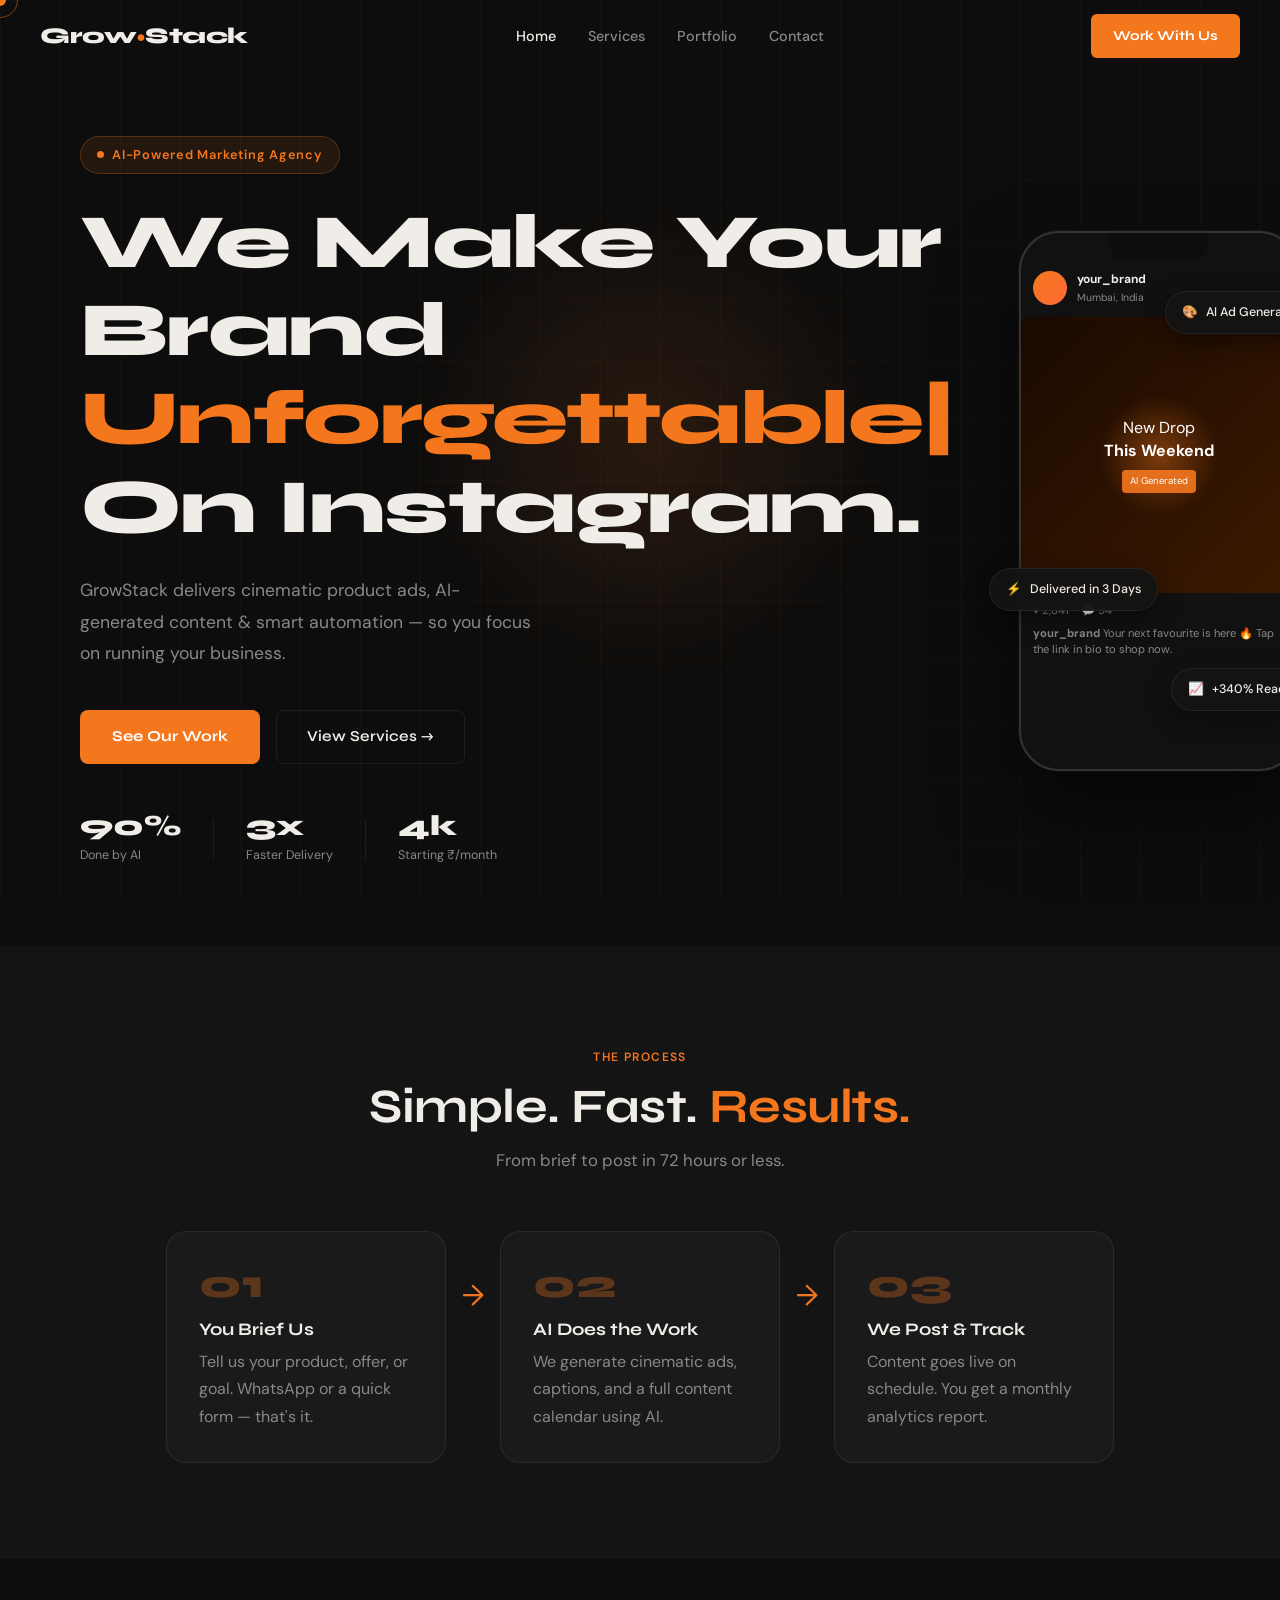
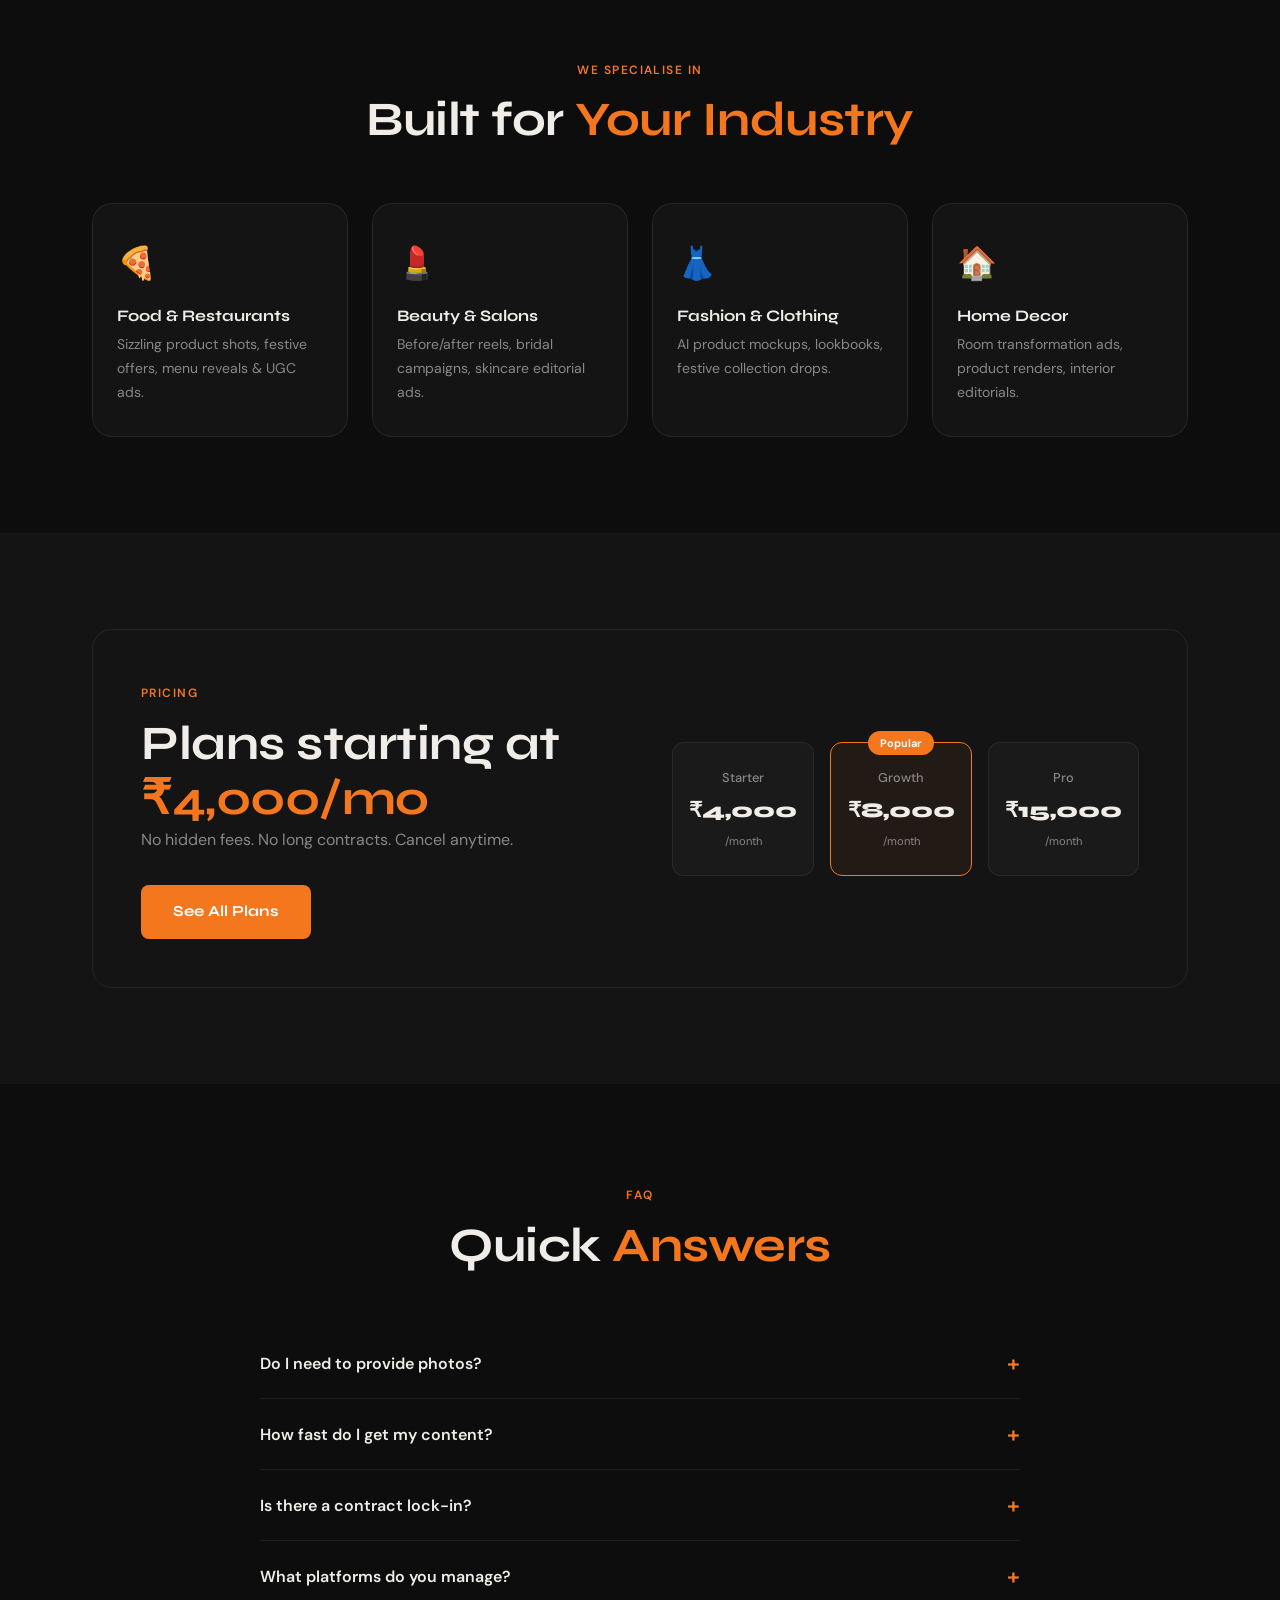
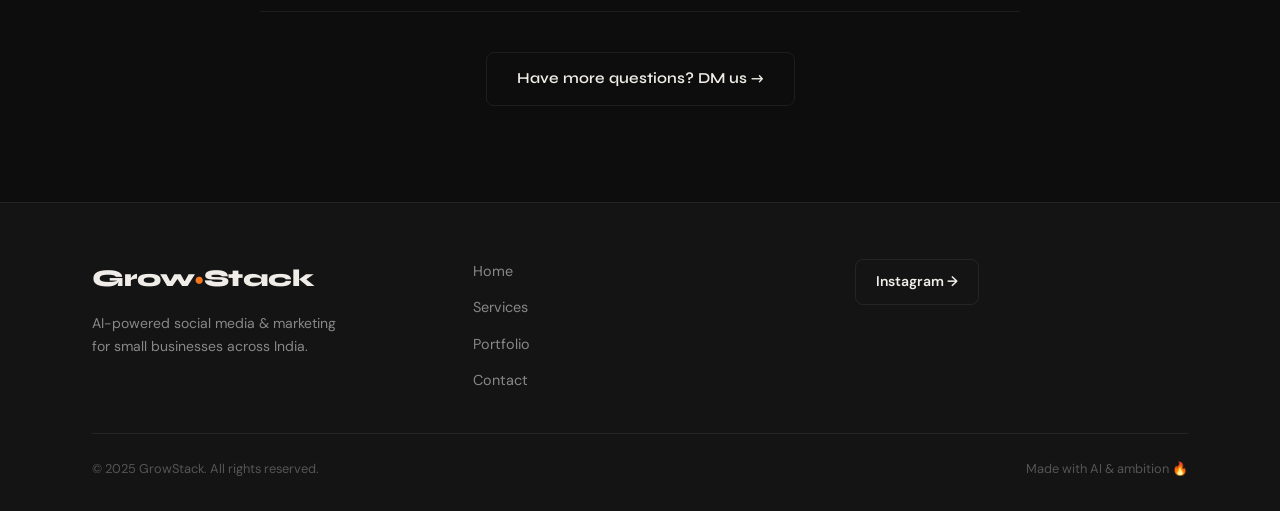
<file: index.html>
<!DOCTYPE html>
<html lang="en">
<head>
  <meta charset="UTF-8" />
  <meta name="viewport" content="width=device-width, initial-scale=1.0"/>
  <title>GrowStack — AI-Powered Social Media for Small Businesses</title>
  <meta name="description" content="GrowStack helps small businesses grow on Instagram with AI-powered content, product ads, and automation."/>
  <link rel="preconnect" href="https://fonts.googleapis.com"/>
  <link rel="preconnect" href="https://fonts.gstatic.com" crossorigin/>
  <link href="https://fonts.googleapis.com/css2?family=Syne:wght@400;600;700;800&family=DM+Sans:wght@300;400;500&display=swap" rel="stylesheet"/>
  <link rel="stylesheet" href="css/style.css"/>
</head>
<body>

  <!-- Custom Cursor -->
  <div class="cursor" id="cursor"></div>
  <div class="cursor-trail" id="cursorTrail"></div>

  <!-- NAV -->
  <nav class="nav" id="nav">
    <a href="index.html" class="nav-logo">
      Grow<span class="dot-o">●</span>Stack
    </a>
    <ul class="nav-links">
      <li><a href="index.html" class="active">Home</a></li>
      <li><a href="services.html">Services</a></li>
      <li><a href="portfolio.html">Portfolio</a></li>
      <li><a href="contact.html">Contact</a></li>
    </ul>
    <a href="contact.html" class="nav-cta">Work With Us</a>
    <button class="hamburger" id="hamburger" aria-label="Menu">
      <span></span><span></span><span></span>
    </button>
  </nav>

  <!-- MOBILE MENU -->
  <div class="mobile-menu" id="mobileMenu">
    <ul>
      <li><a href="index.html">Home</a></li>
      <li><a href="services.html">Services</a></li>
      <li><a href="portfolio.html">Portfolio</a></li>
      <li><a href="contact.html">Contact</a></li>
    </ul>
  </div>

  <!-- HERO -->
  <section class="hero">
    <div class="hero-bg-grid"></div>
    <div class="hero-glow"></div>
    <div class="hero-content">
      <div class="hero-badge reveal">
        <span class="badge-dot"></span> AI-Powered Marketing Agency
      </div>
      <h1 class="hero-title reveal">
        We Make Your<br/>
        Brand <span class="type-wrap"><span class="typed" id="typed"></span><span class="cursor-blink">|</span></span><br/>
        On Instagram.
      </h1>
      <p class="hero-sub reveal">
        GrowStack delivers cinematic product ads, AI-generated content & smart automation — so you focus on running your business.
      </p>
      <div class="hero-actions reveal">
        <a href="portfolio.html" class="btn-primary">See Our Work</a>
        <a href="services.html" class="btn-ghost">View Services →</a>
      </div>
      <div class="hero-stats reveal">
        <div class="stat">
          <span class="stat-num">90%</span>
          <span class="stat-label">Done by AI</span>
        </div>
        <div class="stat-divider"></div>
        <div class="stat">
          <span class="stat-num">3x</span>
          <span class="stat-label">Faster Delivery</span>
        </div>
        <div class="stat-divider"></div>
        <div class="stat">
          <span class="stat-num">4k</span>
          <span class="stat-label">Starting ₹/month</span>
        </div>
      </div>
    </div>
    <div class="hero-visual reveal">
      <div class="phone-mockup">
        <div class="phone-screen">
          <div class="ig-post">
            <div class="ig-post-header">
              <div class="ig-avatar"></div>
              <div class="ig-info">
                <span class="ig-name">your_brand</span>
                <span class="ig-loc">Mumbai, India</span>
              </div>
            </div>
            <div class="ig-image">
              <div class="ig-image-content">
                <div class="ig-product-glow"></div>
                <p class="ig-ad-text">New Drop<br/><strong>This Weekend</strong></p>
                <span class="ig-tag">AI Generated</span>
              </div>
            </div>
            <div class="ig-actions">
              <span>♥ 2,841</span>
              <span>💬 94</span>
            </div>
            <p class="ig-caption"><strong>your_brand</strong> Your next favourite is here 🔥 Tap the link in bio to shop now.</p>
          </div>
        </div>
        <div class="phone-notch"></div>
      </div>
      <div class="floating-chip chip-1 reveal">
        <span>🎨</span> AI Ad Generated
      </div>
      <div class="floating-chip chip-2 reveal">
        <span>⚡</span> Delivered in 3 Days
      </div>
      <div class="floating-chip chip-3 reveal">
        <span>📈</span> +340% Reach
      </div>
    </div>
  </section>

  <!-- HOW IT WORKS -->
  <section class="section how-it-works">
    <div class="container">
      <div class="section-header reveal">
        <span class="section-tag">The Process</span>
        <h2>Simple. Fast. <span class="orange">Results.</span></h2>
        <p>From brief to post in 72 hours or less.</p>
      </div>
      <div class="steps">
        <div class="step reveal">
          <div class="step-num">01</div>
          <div class="step-content">
            <h3>You Brief Us</h3>
            <p>Tell us your product, offer, or goal. WhatsApp or a quick form — that's it.</p>
          </div>
        </div>
        <div class="step-arrow reveal">→</div>
        <div class="step reveal">
          <div class="step-num">02</div>
          <div class="step-content">
            <h3>AI Does the Work</h3>
            <p>We generate cinematic ads, captions, and a full content calendar using AI.</p>
          </div>
        </div>
        <div class="step-arrow reveal">→</div>
        <div class="step reveal">
          <div class="step-num">03</div>
          <div class="step-content">
            <h3>We Post & Track</h3>
            <p>Content goes live on schedule. You get a monthly analytics report.</p>
          </div>
        </div>
      </div>
    </div>
  </section>

  <!-- NICHES -->
  <section class="section niches">
    <div class="container">
      <div class="section-header reveal">
        <span class="section-tag">We Specialise In</span>
        <h2>Built for <span class="orange">Your Industry</span></h2>
      </div>
      <div class="niche-grid">
        <div class="niche-card reveal" style="--i:0">
          <div class="niche-icon">🍕</div>
          <h3>Food & Restaurants</h3>
          <p>Sizzling product shots, festive offers, menu reveals & UGC ads.</p>
        </div>
        <div class="niche-card reveal" style="--i:1">
          <div class="niche-icon">💄</div>
          <h3>Beauty & Salons</h3>
          <p>Before/after reels, bridal campaigns, skincare editorial ads.</p>
        </div>
        <div class="niche-card reveal" style="--i:2">
          <div class="niche-icon">👗</div>
          <h3>Fashion & Clothing</h3>
          <p>AI product mockups, lookbooks, festive collection drops.</p>
        </div>
        <div class="niche-card reveal" style="--i:3">
          <div class="niche-icon">🏠</div>
          <h3>Home Decor</h3>
          <p>Room transformation ads, product renders, interior editorials.</p>
        </div>
      </div>
    </div>
  </section>

  <!-- MINI PRICING TEASER -->
  <section class="section pricing-teaser">
    <div class="container">
      <div class="teaser-inner reveal">
        <div>
          <span class="section-tag">Pricing</span>
          <h2>Plans starting at <span class="orange">₹4,000/mo</span></h2>
          <p>No hidden fees. No long contracts. Cancel anytime.</p>
          <a href="services.html#pricing" class="btn-primary" style="margin-top:2rem;display:inline-block;">See All Plans</a>
        </div>
        <div class="teaser-cards">
          <div class="teaser-card">
            <span class="tc-name">Starter</span>
            <span class="tc-price">₹4,000</span>
            <span class="tc-period">/month</span>
          </div>
          <div class="teaser-card featured">
            <span class="tc-badge">Popular</span>
            <span class="tc-name">Growth</span>
            <span class="tc-price">₹8,000</span>
            <span class="tc-period">/month</span>
          </div>
          <div class="teaser-card">
            <span class="tc-name">Pro</span>
            <span class="tc-price">₹15,000</span>
            <span class="tc-period">/month</span>
          </div>
        </div>
      </div>
    </div>
  </section>

  <!-- FAQ SNIPPET -->
  <section class="section faq-section">
    <div class="container">
      <div class="section-header reveal">
        <span class="section-tag">FAQ</span>
        <h2>Quick <span class="orange">Answers</span></h2>
      </div>
      <div class="faq-list">
        <div class="faq-item reveal">
          <button class="faq-q">Do I need to provide photos? <span class="faq-icon">+</span></button>
          <div class="faq-a">Not always! We use AI image generation to create product shots and lifestyle ads. If you have existing photos, even better — we'll use both.</div>
        </div>
        <div class="faq-item reveal">
          <button class="faq-q">How fast do I get my content? <span class="faq-icon">+</span></button>
          <div class="faq-a">First batch is delivered within 72 hours of onboarding. Monthly content is delivered before the 1st of each month.</div>
        </div>
        <div class="faq-item reveal">
          <button class="faq-q">Is there a contract lock-in? <span class="faq-icon">+</span></button>
          <div class="faq-a">No lock-in. Month-to-month. You can upgrade, downgrade or cancel with 15 days notice.</div>
        </div>
        <div class="faq-item reveal">
          <button class="faq-q">What platforms do you manage? <span class="faq-icon">+</span></button>
          <div class="faq-a">Primarily Instagram. We also create content suitable for Facebook, WhatsApp Business, and Google My Business on request.</div>
        </div>
      </div>
      <div class="faq-cta reveal">
        <a href="contact.html" class="btn-ghost">Have more questions? DM us →</a>
      </div>
    </div>
  </section>

  <!-- FOOTER -->
  <footer class="footer">
    <div class="container">
      <div class="footer-top">
        <div class="footer-brand">
          <div class="nav-logo" style="font-size:1.5rem">Grow<span class="dot-o">●</span>Stack</div>
          <p>AI-powered social media & marketing for small businesses across India.</p>
        </div>
        <div class="footer-links">
          <a href="index.html">Home</a>
          <a href="services.html">Services</a>
          <a href="portfolio.html">Portfolio</a>
          <a href="contact.html">Contact</a>
        </div>
        <div class="footer-social">
          <a href="https://www.instagram.com/grow.stack26?igsh=dXY3YjI3OGQyMDU5" target="_blank" class="social-btn">Instagram →</a>
        </div>
      </div>
      <div class="footer-bottom">
        <span>© 2025 GrowStack. All rights reserved.</span>
        <span>Made with AI & ambition 🔥</span>
      </div>
    </div>
  </footer>

  <script src="js/main.js"></script>
</body>
</html>
</file>
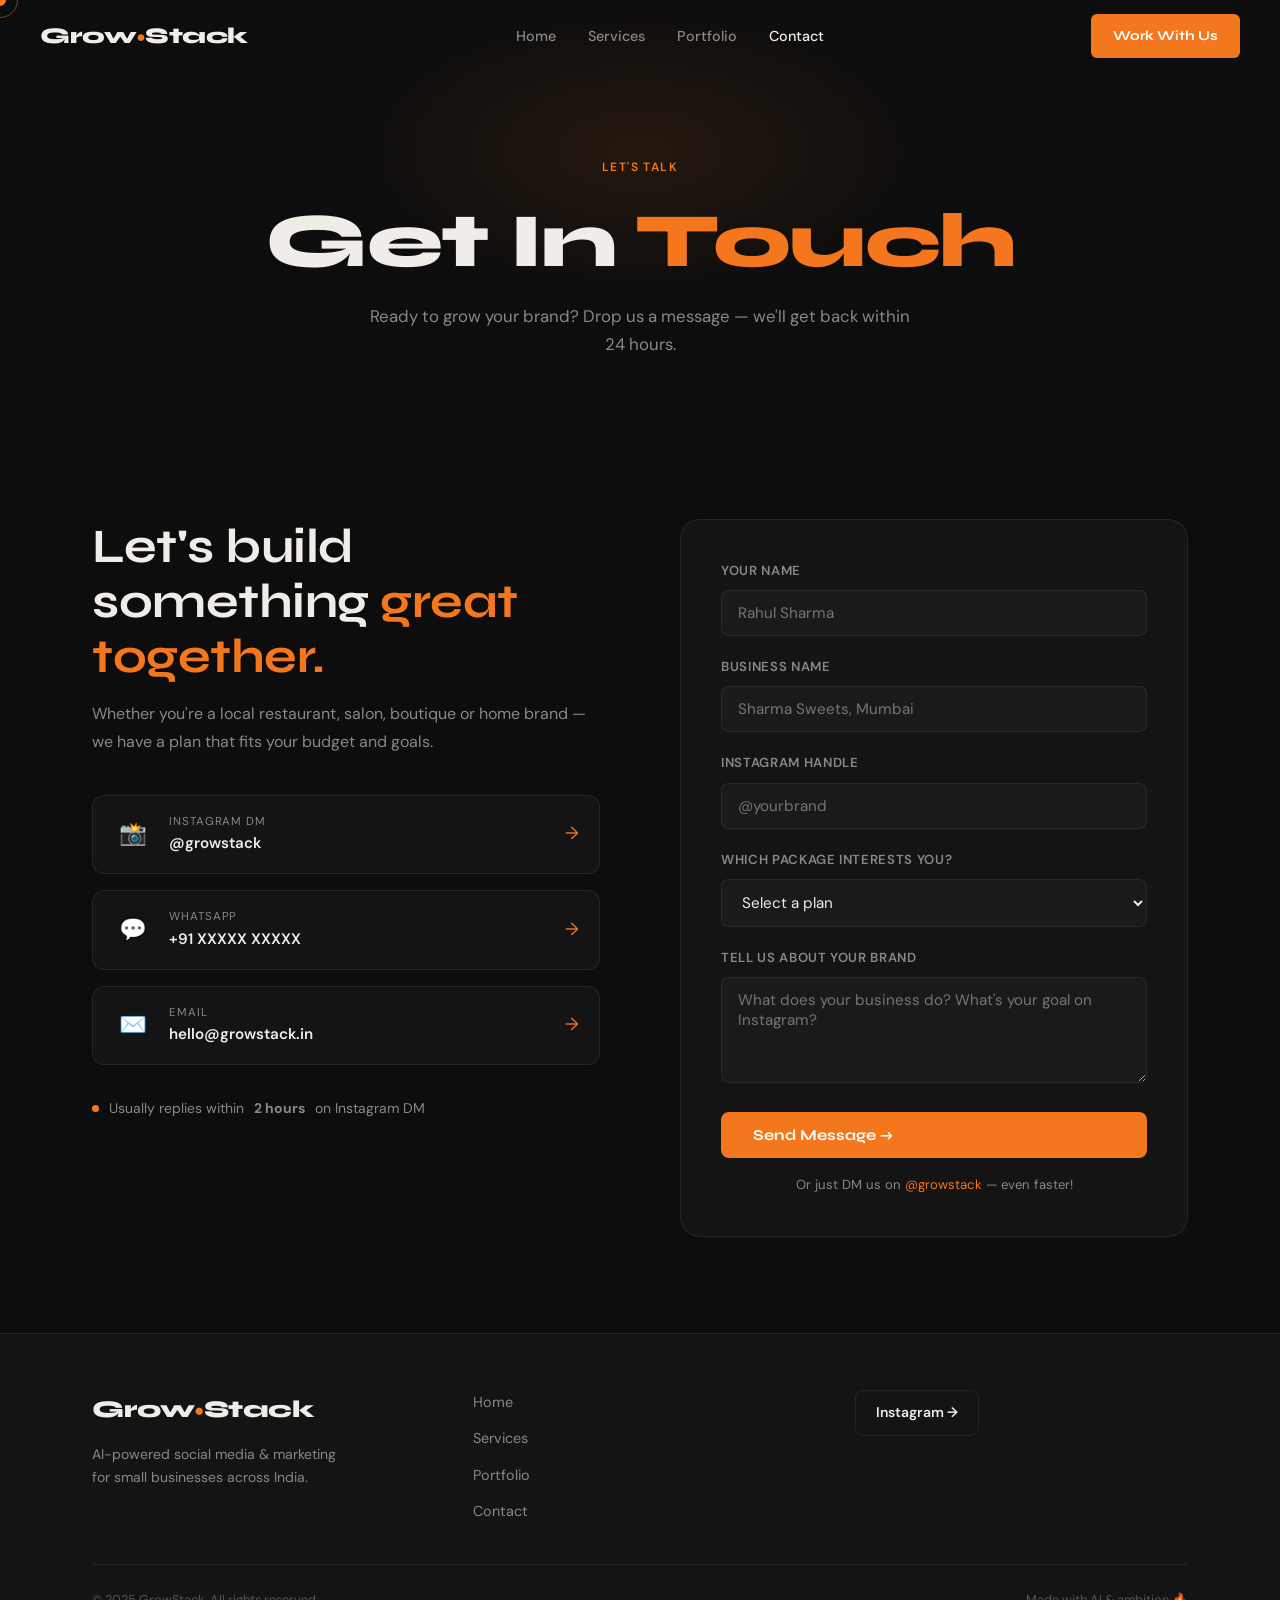
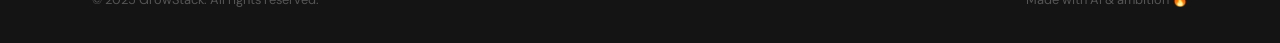
<file: contact.html>
<!DOCTYPE html>
<html lang="en">
<head>
  <meta charset="UTF-8"/>
  <meta name="viewport" content="width=device-width, initial-scale=1.0"/>
  <title>Contact — GrowStack</title>
  <link rel="preconnect" href="https://fonts.googleapis.com"/>
  <link rel="preconnect" href="https://fonts.gstatic.com" crossorigin/>
  <link href="https://fonts.googleapis.com/css2?family=Syne:wght@400;600;700;800&family=DM+Sans:wght@300;400;500&display=swap" rel="stylesheet"/>
  <link rel="stylesheet" href="css/style.css"/>
</head>
<body>
  <div class="cursor" id="cursor"></div>
  <div class="cursor-trail" id="cursorTrail"></div>

  <nav class="nav" id="nav">
    <a href="index.html" class="nav-logo">Grow<span class="dot-o">●</span>Stack</a>
    <ul class="nav-links">
      <li><a href="index.html">Home</a></li>
      <li><a href="services.html">Services</a></li>
      <li><a href="portfolio.html">Portfolio</a></li>
      <li><a href="contact.html" class="active">Contact</a></li>
    </ul>
    <a href="contact.html" class="nav-cta">Work With Us</a>
    <button class="hamburger" id="hamburger" aria-label="Menu"><span></span><span></span><span></span></button>
  </nav>
  <div class="mobile-menu" id="mobileMenu">
    <ul>
      <li><a href="index.html">Home</a></li>
      <li><a href="services.html">Services</a></li>
      <li><a href="portfolio.html">Portfolio</a></li>
      <li><a href="contact.html">Contact</a></li>
    </ul>
  </div>

  <section class="page-hero">
    <div class="page-hero-glow"></div>
    <div class="container">
      <span class="section-tag reveal">Let's Talk</span>
      <h1 class="reveal">Get In <span class="orange">Touch</span></h1>
      <p class="page-hero-sub reveal">Ready to grow your brand? Drop us a message — we'll get back within 24 hours.</p>
    </div>
  </section>

  <section class="section">
    <div class="container">
      <div class="contact-layout">

        <div class="contact-info reveal">
          <h2>Let's build something <span class="orange">great together.</span></h2>
          <p>Whether you're a local restaurant, salon, boutique or home brand — we have a plan that fits your budget and goals.</p>

          <div class="contact-methods">
            <a href="https://www.instagram.com/grow.stack26?igsh=dXY3YjI3OGQyMDU5" target="_blank" class="contact-method">
              <div class="cm-icon">📸</div>
              <div>
                <span class="cm-label">Instagram DM</span>
                <span class="cm-val">@growstack</span>
              </div>
              <span class="cm-arrow">→</span>
            </a>
            <a href="https://wa.me/917499397925" target="_blank" class="contact-method">
              <div class="cm-icon">💬</div>
              <div>
                <span class="cm-label">WhatsApp</span>
                <span class="cm-val">+91 XXXXX XXXXX</span>
              </div>
              <span class="cm-arrow">→</span>
            </a>
            <a href="mailto:growstack26@gmail.com" class="contact-method">
              <div class="cm-icon">✉️</div>
              <div>
                <span class="cm-label">Email</span>
                <span class="cm-val">hello@growstack.in</span>
              </div>
              <span class="cm-arrow">→</span>
            </a>
          </div>

          <div class="contact-note">
            <span class="badge-dot"></span>
            Usually replies within <strong>2 hours</strong> on Instagram DM
          </div>
        </div>

        <div class="contact-form-wrap reveal">
          <form class="contact-form" id="contactForm">
            <div class="form-group">
              <label>Your Name</label>
              <input type="text" placeholder="Rahul Sharma" required/>
            </div>
            <div class="form-group">
              <label>Business Name</label>
              <input type="text" placeholder="Sharma Sweets, Mumbai" required/>
            </div>
            <div class="form-group">
              <label>Instagram Handle</label>
              <input type="text" placeholder="@yourbrand"/>
            </div>
            <div class="form-group">
              <label>Which package interests you?</label>
              <select>
                <option value="">Select a plan</option>
                <option>Starter — ₹4,000/mo</option>
                <option>Growth — ₹8,000/mo</option>
                <option>Pro — ₹15,000/mo</option>
                <option>Not sure yet — just exploring</option>
              </select>
            </div>
            <div class="form-group">
              <label>Tell us about your brand</label>
              <textarea placeholder="What does your business do? What's your goal on Instagram?" rows="4"></textarea>
            </div>
            <button type="submit" class="btn-primary" style="width:100%">Send Message →</button>
            <p class="form-note">Or just DM us on <a href="https://instagram.com/growstack" target="_blank">@growstack</a> — even faster!</p>
          </form>
          <div class="form-success" id="formSuccess" style="display:none">
            <div class="success-icon">🎉</div>
            <h3>Message Sent!</h3>
            <p>We'll get back to you within 24 hours. Meanwhile, follow us on Instagram!</p>
            <a href="https://www.instagram.com/grow.stack26?igsh=dXY3YjI3OGQyMDU5" target="_blank" class="btn-primary">Follow @growstack</a>
          </div>
        </div>

      </div>
    </div>
  </section>

  <footer class="footer">
    <div class="container">
      <div class="footer-top">
        <div class="footer-brand">
          <div class="nav-logo" style="font-size:1.5rem">Grow<span class="dot-o">●</span>Stack</div>
          <p>AI-powered social media & marketing for small businesses across India.</p>
        </div>
        <div class="footer-links">
          <a href="index.html">Home</a>
          <a href="services.html">Services</a>
          <a href="portfolio.html">Portfolio</a>
          <a href="contact.html">Contact</a>
        </div>
        <div class="footer-social">
          <a href="https://instagram.com/growstack" target="_blank" class="social-btn">Instagram →</a>
        </div>
      </div>
      <div class="footer-bottom">
        <span>© 2025 GrowStack. All rights reserved.</span>
        <span>Made with AI & ambition 🔥</span>
      </div>
    </div>
  </footer>

  <script src="js/main.js"></script>
</body>
</html>
</file>
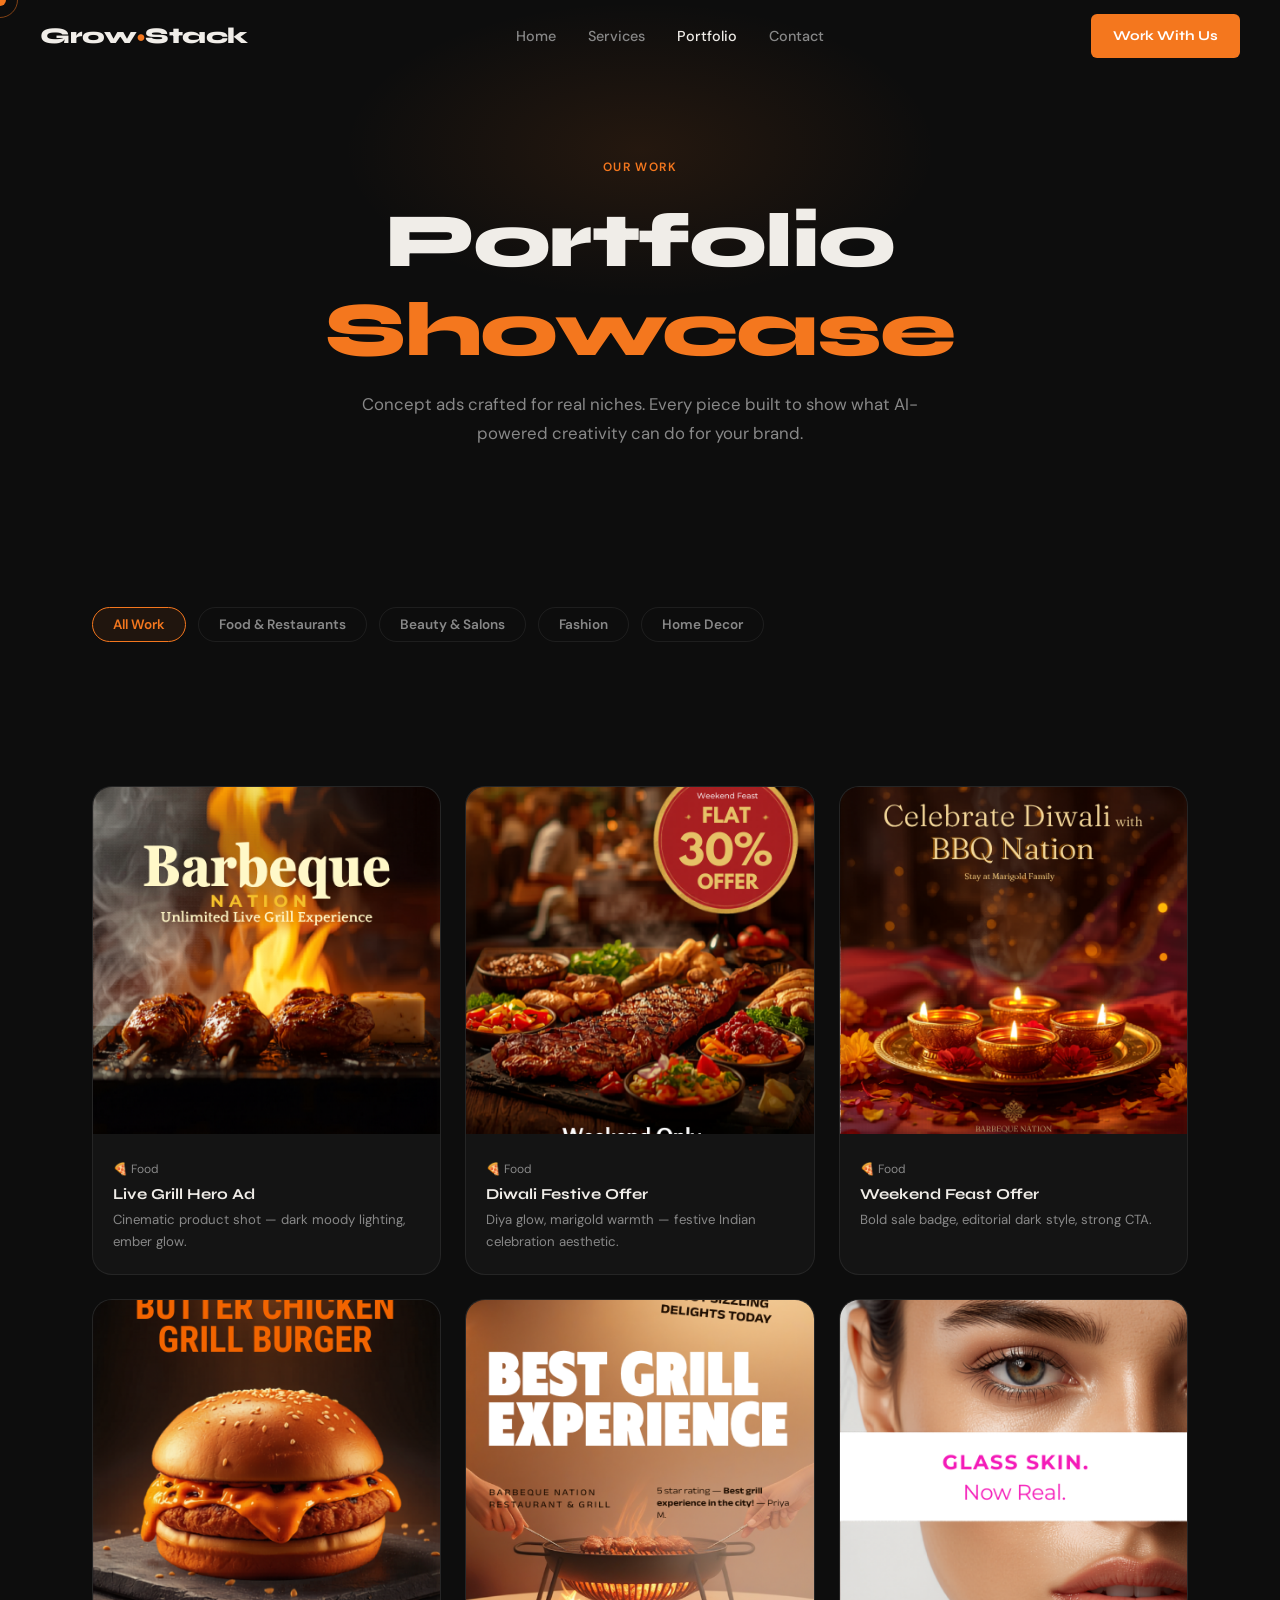
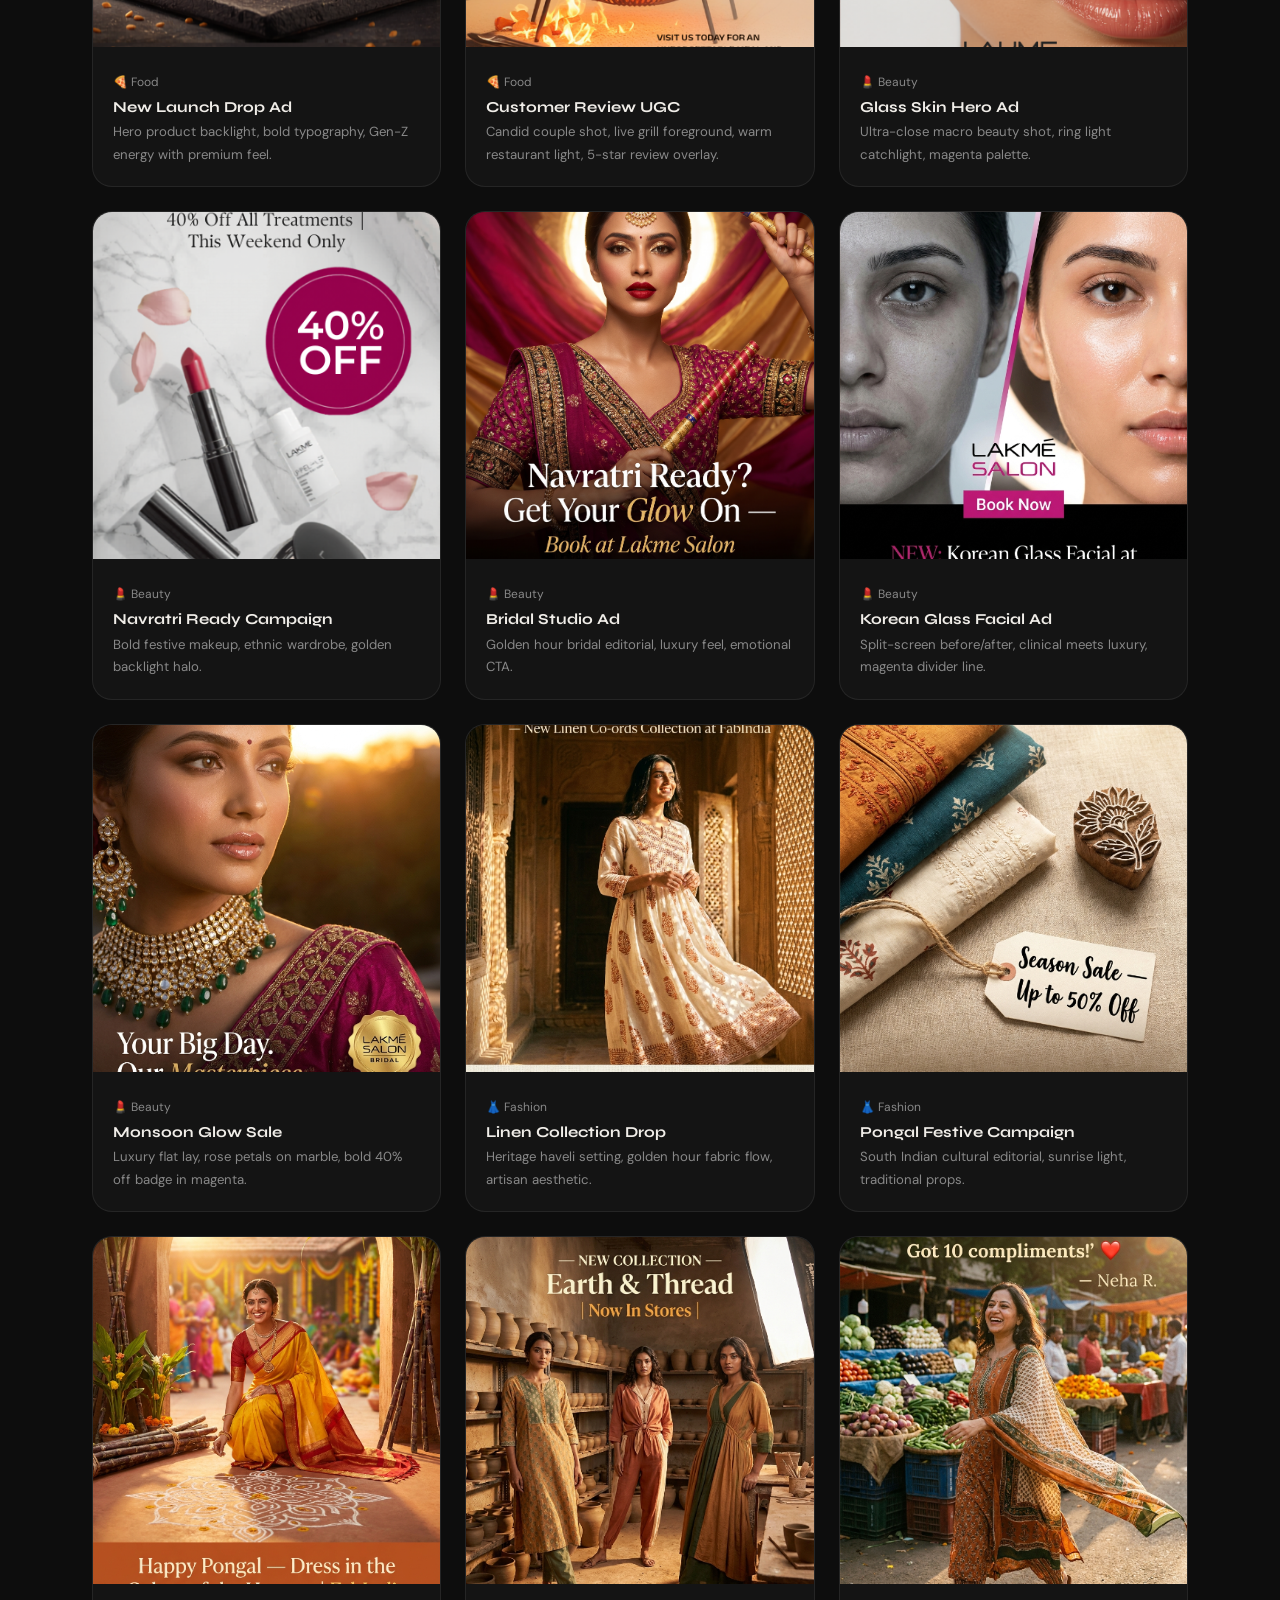
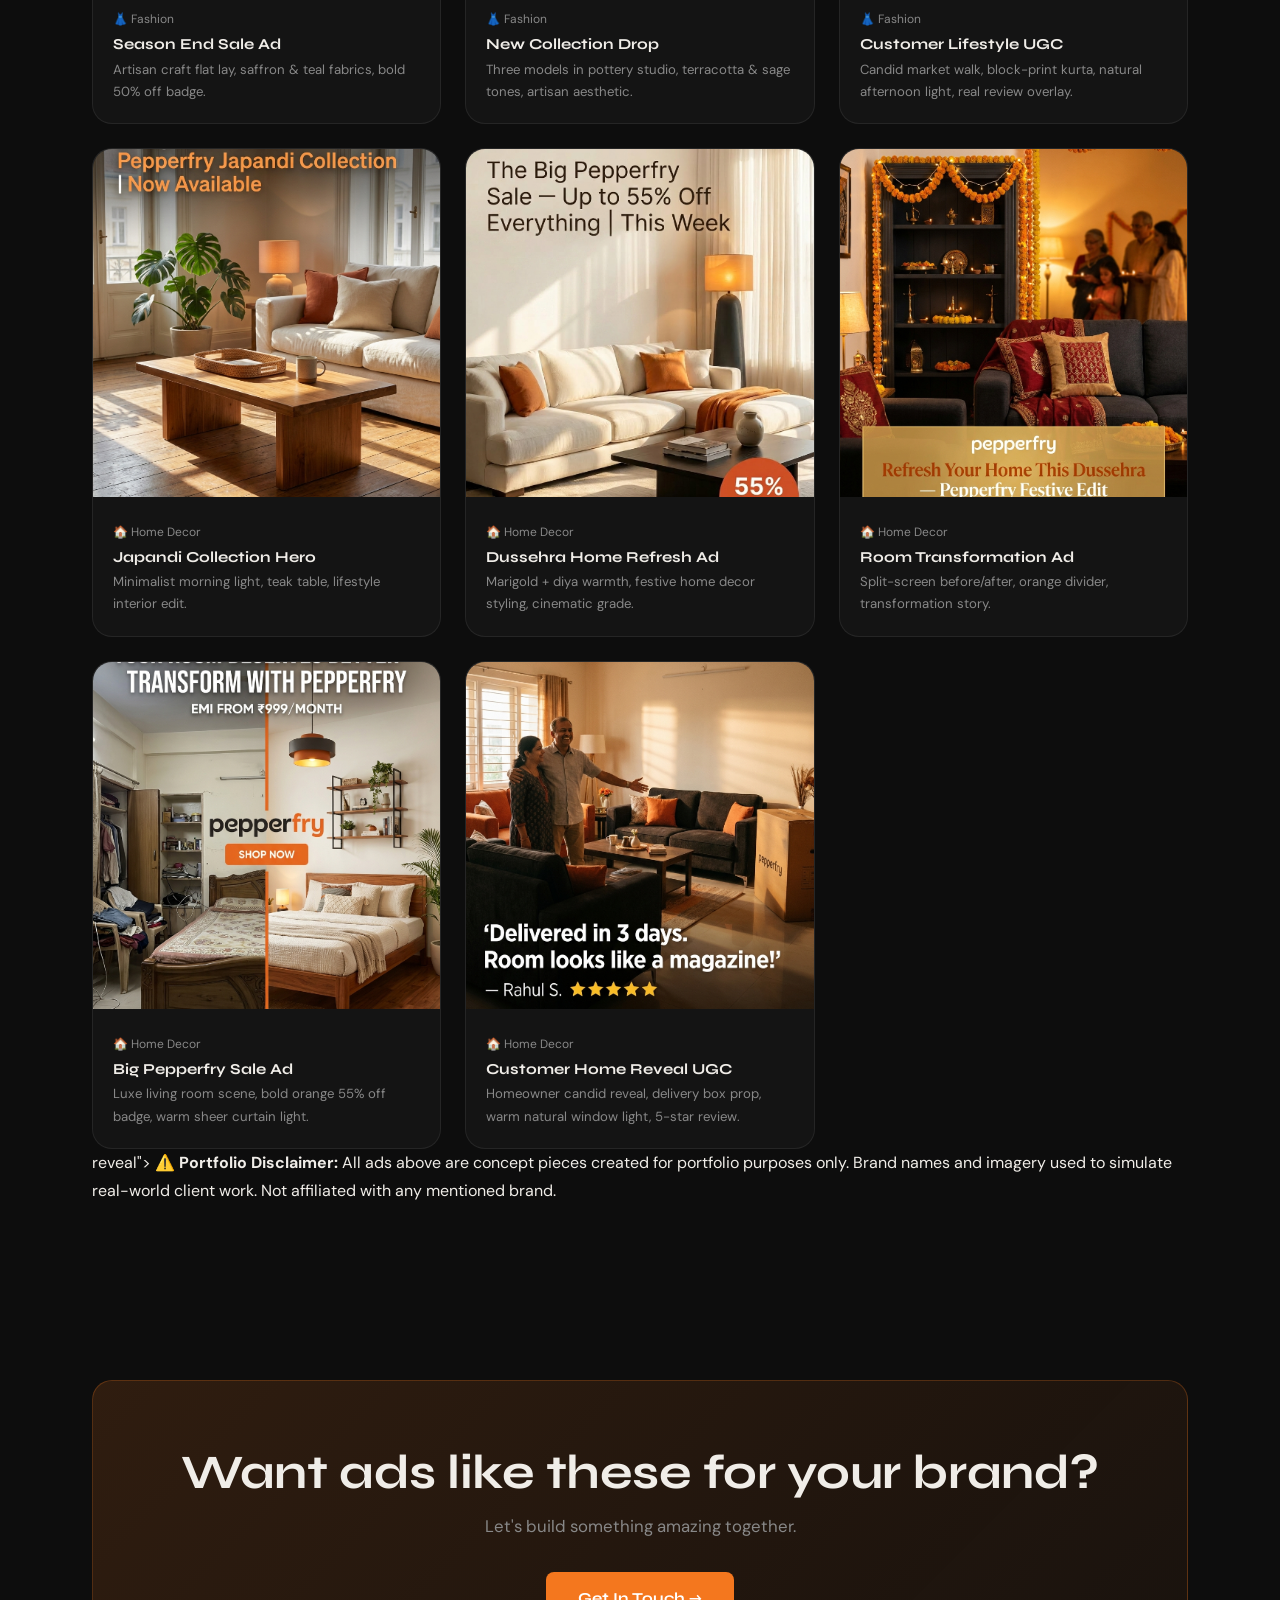
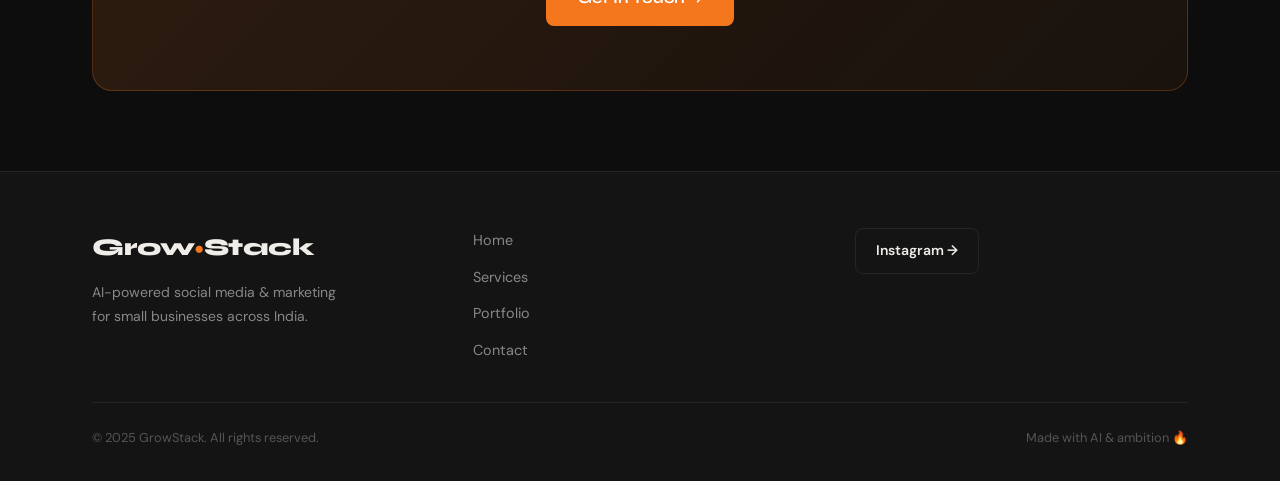
<file: portfolio.html>
<!DOCTYPE html>
<html lang="en">
<head>
  <meta charset="UTF-8"/>
  <meta name="viewport" content="width=device-width, initial-scale=1.0"/>
  <title>Portfolio — GrowStack</title>
  <link rel="preconnect" href="https://fonts.googleapis.com"/>
  <link rel="preconnect" href="https://fonts.gstatic.com" crossorigin/>
  <link href="https://fonts.googleapis.com/css2?family=Syne:wght@400;600;700;800&family=DM+Sans:wght@300;400;500&display=swap" rel="stylesheet"/>
  <link rel="stylesheet" href="css/style.css"/>
</head>
<body>

  <div class="cursor" id="cursor"></div>
  <div class="cursor-trail" id="cursorTrail"></div>

  <nav class="nav" id="nav">
    <a href="index.html" class="nav-logo">Grow<span class="dot-o">●</span>Stack</a>
    <ul class="nav-links">
      <li><a href="index.html">Home</a></li>
      <li><a href="services.html">Services</a></li>
      <li><a href="portfolio.html" class="active">Portfolio</a></li>
      <li><a href="contact.html">Contact</a></li>
    </ul>
    <a href="contact.html" class="nav-cta">Work With Us</a>
    <button class="hamburger" id="hamburger" aria-label="Menu"><span></span><span></span><span></span></button>
  </nav>
  <div class="mobile-menu" id="mobileMenu">
    <ul>
      <li><a href="index.html">Home</a></li>
      <li><a href="services.html">Services</a></li>
      <li><a href="portfolio.html">Portfolio</a></li>
      <li><a href="contact.html">Contact</a></li>
    </ul>
  </div>

  <section class="page-hero">
    <div class="page-hero-glow"></div>
    <div class="container">
      <span class="section-tag reveal">Our Work</span>
      <h1 class="reveal">Portfolio <span class="orange">Showcase</span></h1>
      <p class="page-hero-sub reveal">Concept ads crafted for real niches. Every piece built to show what AI-powered creativity can do for your brand.</p>
    </div>
  </section>

  <!-- FILTER -->
  <section class="section" style="padding-bottom:0">
    <div class="container">
      <div class="filter-bar reveal">
        <button class="filter-btn active" data-filter="all">All Work</button>
        <button class="filter-btn" data-filter="food">Food & Restaurants</button>
        <button class="filter-btn" data-filter="beauty">Beauty & Salons</button>
        <button class="filter-btn" data-filter="fashion">Fashion</button>
        <button class="filter-btn" data-filter="home">Home Decor</button>
      </div>
    </div>
  </section>

  <!-- PORTFOLIO GRID -->
  <section class="section">
    <div class="container">
      <div class="portfolio-grid" id="portfolioGrid">

        <!-- FOOD CARDS -->
        <div class="portfolio-card reveal" data-category="food">
          <div class="port-img port-food-1" style="background-image:url('images/food-1.jpg.png');background-size:cover;background-position:center">
            <div class="port-overlay">
              <span class="port-tag">Product Ad</span>
              <p>Barbeque Nation — Live Grill Hero Shot</p>
            </div>
          </div>
          <div class="port-info">
            <span class="port-niche">🍕 Food</span>
            <h4>Live Grill Hero Ad</h4>
            <p>Cinematic product shot — dark moody lighting, ember glow.</p>
          </div>
        </div>

        <div class="portfolio-card reveal" data-category="food">
          <div class="port-img port-food-2" style="background-image:url('images/food-2.jpg.png');background-size:cover;background-position:center">
            <div class="port-overlay">
              <span class="port-tag">Festive Ad</span>
              <p>Barbeque Nation — Diwali Special</p>
            </div>
          </div>
          <div class="port-info">
            <span class="port-niche">🍕 Food</span>
            <h4>Diwali Festive Offer</h4>
            <p>Diya glow, marigold warmth — festive Indian celebration aesthetic.</p>
          </div>
        </div>

        <div class="portfolio-card reveal" data-category="food">
          <div class="port-img port-food-3" style="background-image:url('images/food-3.jpg.png');background-size:cover;background-position:center">
            <div class="port-overlay">
              <span class="port-tag">Offer Ad</span>
              <p>BBQ Nation — Weekend Feast Sale</p>
            </div>
          </div>
          <div class="port-info">
            <span class="port-niche">🍕 Food</span>
            <h4>Weekend Feast Offer</h4>
            <p>Bold sale badge, editorial dark style, strong CTA.</p>
          </div>
        </div>

        <div class="portfolio-card reveal" data-category="food">
          <div class="port-img port-food-4" style="background-image:url('images/food-4.jpg.png');background-size:cover;background-position:center">
            <div class="port-overlay">
              <span class="port-tag">New Launch</span>
              <p>BBQ Nation — Butter Chicken Grill Burger</p>
            </div>
          </div>
          <div class="port-info">
            <span class="port-niche">🍕 Food</span>
            <h4>New Launch Drop Ad</h4>
            <p>Hero product backlight, bold typography, Gen-Z energy with premium feel.</p>
          </div>
        </div>

        <div class="portfolio-card reveal" data-category="food">
          <div class="port-img port-food-5" style="background-image:url('images/food-5.jpg.png');background-size:cover;background-position:center">
            <div class="port-overlay">
              <span class="port-tag">UGC Ad</span>
              <p>BBQ Nation — Customer Review Ad</p>
            </div>
          </div>
          <div class="port-info">
            <span class="port-niche">🍕 Food</span>
            <h4>Customer Review UGC</h4>
            <p>Candid couple shot, live grill foreground, warm restaurant light, 5-star review overlay.</p>
          </div>
        </div>

        <!-- BEAUTY CARDS -->
        <div class="portfolio-card reveal" data-category="beauty">
          <div class="port-img port-beauty-1" style="background-image:url('images/beauty-1.jpg.png');background-size:cover;background-position:center">
            <div class="port-overlay">
              <span class="port-tag">Product Ad</span>
              <p>Lakme Salon — Glass Skin Treatment</p>
            </div>
          </div>
          <div class="port-info">
            <span class="port-niche">💄 Beauty</span>
            <h4>Glass Skin Hero Ad</h4>
            <p>Ultra-close macro beauty shot, ring light catchlight, magenta palette.</p>
          </div>
        </div>

        <div class="portfolio-card reveal" data-category="beauty">
          <div class="port-img port-beauty-2" style="background-image:url('images/beauty-2.jpg.png');background-size:cover;background-position:center">
            <div class="port-overlay">
              <span class="port-tag">Festive Ad</span>
              <p>Lakme Salon — Navratri Campaign</p>
            </div>
          </div>
          <div class="port-info">
            <span class="port-niche">💄 Beauty</span>
            <h4>Navratri Ready Campaign</h4>
            <p>Bold festive makeup, ethnic wardrobe, golden backlight halo.</p>
          </div>
        </div>

        <div class="portfolio-card reveal" data-category="beauty">
          <div class="port-img port-beauty-3" style="background-image:url('images/beauty-3.jpg.jpeg');background-size:cover;background-position:center">
            <div class="port-overlay">
              <span class="port-tag">Bridal Ad</span>
              <p>Lakme — Bridal Studio Launch</p>
            </div>
          </div>
          <div class="port-info">
            <span class="port-niche">💄 Beauty</span>
            <h4>Bridal Studio Ad</h4>
            <p>Golden hour bridal editorial, luxury feel, emotional CTA.</p>
          </div>
        </div>

        <div class="portfolio-card reveal" data-category="beauty">
          <div class="port-img port-beauty-4" style="background-image:url('images/beauty-4.jpg.png');background-size:cover;background-position:center">
            <div class="port-overlay">
              <span class="port-tag">New Launch</span>
              <p>Lakme — Korean Glass Facial Launch</p>
            </div>
          </div>
          <div class="port-info">
            <span class="port-niche">💄 Beauty</span>
            <h4>Korean Glass Facial Ad</h4>
            <p>Split-screen before/after, clinical meets luxury, magenta divider line.</p>
          </div>
        </div>

        <div class="portfolio-card reveal" data-category="beauty">
          <div class="port-img port-beauty-5" style="background-image:url('images/beauty-5.jpg.png');background-size:cover;background-position:center">
            <div class="port-overlay">
              <span class="port-tag">Offer Ad</span>
              <p>Lakme — Monsoon Glow Sale</p>
            </div>
          </div>
          <div class="port-info">
            <span class="port-niche">💄 Beauty</span>
            <h4>Monsoon Glow Sale</h4>
            <p>Luxury flat lay, rose petals on marble, bold 40% off badge in magenta.</p>
          </div>
        </div>

        <!-- FASHION CARDS -->
        <div class="portfolio-card reveal" data-category="fashion">
          <div class="port-img port-fashion-1" style="background-image:url('images/fashion-1.jpg.png');background-size:cover;background-position:center">
            <div class="port-overlay">
              <span class="port-tag">Product Ad</span>
              <p>FabIndia — Linen Co-ords Collection</p>
            </div>
          </div>
          <div class="port-info">
            <span class="port-niche">👗 Fashion</span>
            <h4>Linen Collection Drop</h4>
            <p>Heritage haveli setting, golden hour fabric flow, artisan aesthetic.</p>
          </div>
        </div>

        <div class="portfolio-card reveal" data-category="fashion">
          <div class="port-img port-fashion-2" style="background-image:url('images/fashion-2.jpg.png');background-size:cover;background-position:center">
            <div class="port-overlay">
              <span class="port-tag">Festive Ad</span>
              <p>FabIndia — Pongal Campaign</p>
            </div>
          </div>
          <div class="port-info">
            <span class="port-niche">👗 Fashion</span>
            <h4>Pongal Festive Campaign</h4>
            <p>South Indian cultural editorial, sunrise light, traditional props.</p>
          </div>
        </div>

        <div class="portfolio-card reveal" data-category="fashion">
          <div class="port-img port-fashion-3" style="background-image:url('images/fashion-3.jpg.png');background-size:cover;background-position:center">
            <div class="port-overlay">
              <span class="port-tag">Offer Ad</span>
              <p>FabIndia — Season End Sale</p>
            </div>
          </div>
          <div class="port-info">
            <span class="port-niche">👗 Fashion</span>
            <h4>Season End Sale Ad</h4>
            <p>Artisan craft flat lay, saffron & teal fabrics, bold 50% off badge.</p>
          </div>
        </div>

        <div class="portfolio-card reveal" data-category="fashion">
          <div class="port-img port-fashion-4" style="background-image:url('images/fashion-4.jpg.png');background-size:cover;background-position:center">
            <div class="port-overlay">
              <span class="port-tag">New Collection</span>
              <p>FabIndia — Earth & Thread Collection</p>
            </div>
          </div>
          <div class="port-info">
            <span class="port-niche">👗 Fashion</span>
            <h4>New Collection Drop</h4>
            <p>Three models in pottery studio, terracotta & sage tones, artisan aesthetic.</p>
          </div>
        </div>

        <div class="portfolio-card reveal" data-category="fashion">
          <div class="port-img port-fashion-5" style="background-image:url('images/fashion-5.jpg.png');background-size:cover;background-position:center">
            <div class="port-overlay">
              <span class="port-tag">UGC Ad</span>
              <p>FabIndia — Customer Lifestyle Ad</p>
            </div>
          </div>
          <div class="port-info">
            <span class="port-niche">👗 Fashion</span>
            <h4>Customer Lifestyle UGC</h4>
            <p>Candid market walk, block-print kurta, natural afternoon light, real review overlay.</p>
          </div>
        </div>

        <!-- HOME DECOR CARDS -->
        <div class="portfolio-card reveal" data-category="home">
          <div class="port-img port-home-1" style="background-image:url('images/home-1.jpg.png');background-size:cover;background-position:center">
            <div class="port-overlay">
              <span class="port-tag">Product Ad</span>
              <p>Pepperfry — Japandi Collection</p>
            </div>
          </div>
          <div class="port-info">
            <span class="port-niche">🏠 Home Decor</span>
            <h4>Japandi Collection Hero</h4>
            <p>Minimalist morning light, teak table, lifestyle interior edit.</p>
          </div>
        </div>

        <div class="portfolio-card reveal" data-category="home">
          <div class="port-img port-home-2" style="background-image:url('images/home-2.jpg.png');background-size:cover;background-position:center">
            <div class="port-overlay">
              <span class="port-tag">Festive Ad</span>
              <p>Pepperfry — Dussehra Home Edit</p>
            </div>
          </div>
          <div class="port-info">
            <span class="port-niche">🏠 Home Decor</span>
            <h4>Dussehra Home Refresh Ad</h4>
            <p>Marigold + diya warmth, festive home decor styling, cinematic grade.</p>
          </div>
        </div>

        <div class="portfolio-card reveal" data-category="home">
          <div class="port-img port-home-3" style="background-image:url('images/home-3.jpg.png');background-size:cover;background-position:center">
            <div class="port-overlay">
              <span class="port-tag">Before/After</span>
              <p>Pepperfry — Room Transformation</p>
            </div>
          </div>
          <div class="port-info">
            <span class="port-niche">🏠 Home Decor</span>
            <h4>Room Transformation Ad</h4>
            <p>Split-screen before/after, orange divider, transformation story.</p>
          </div>
        </div>

        <div class="portfolio-card reveal" data-category="home">
          <div class="port-img port-home-4" style="background-image:url('images/home-4.jpg.png');background-size:cover;background-position:center">
            <div class="port-overlay">
              <span class="port-tag">Offer Ad</span>
              <p>Pepperfry — Big Sale Ad</p>
            </div>
          </div>
          <div class="port-info">
            <span class="port-niche">🏠 Home Decor</span>
            <h4>Big Pepperfry Sale Ad</h4>
            <p>Luxe living room scene, bold orange 55% off badge, warm sheer curtain light.</p>
          </div>
        </div>

        <div class="portfolio-card reveal" data-category="home">
          <div class="port-img port-home-5" style="background-image:url('images/home-5.jpg.png');background-size:cover;background-position:center">
            <div class="port-overlay">
              <span class="port-tag">UGC Ad</span>
              <p>Pepperfry — Customer Home Reveal</p>
            </div>
          </div>
          <div class="port-info">
            <span class="port-niche">🏠 Home Decor</span>
            <h4>Customer Home Reveal UGC</h4>
            <p>Homeowner candid reveal, delivery box prop, warm natural window light, 5-star review.</p>
          </div>
        </div>

      </div> reveal">
        ⚠️ <strong>Portfolio Disclaimer:</strong> All ads above are concept pieces created for portfolio purposes only. Brand names and imagery used to simulate real-world client work. Not affiliated with any mentioned brand.
      </p>
    </div>
  </section>

  <!-- CTA -->
  <section class="cta-banner reveal">
    <div class="container">
      <div class="cta-inner">
        <h2>Want ads like these for your brand?</h2>
        <p>Let's build something amazing together.</p>
        <a href="contact.html" class="btn-primary">Get In Touch →</a>
      </div>
    </div>
  </section>

  <footer class="footer">
    <div class="container">
      <div class="footer-top">
        <div class="footer-brand">
          <div class="nav-logo" style="font-size:1.5rem">Grow<span class="dot-o">●</span>Stack</div>
          <p>AI-powered social media & marketing for small businesses across India.</p>
        </div>
        <div class="footer-links">
          <a href="index.html">Home</a>
          <a href="services.html">Services</a>
          <a href="portfolio.html">Portfolio</a>
          <a href="contact.html">Contact</a>
        </div>
        <div class="footer-social">
          <a href="https://instagram.com/growstack" target="_blank" class="social-btn">Instagram →</a>
        </div>
      </div>
      <div class="footer-bottom">
        <span>© 2025 GrowStack. All rights reserved.</span>
        <span>Made with AI & ambition 🔥</span>
      </div>
    </div>
  </footer>

  <script src="js/main.js"></script>
</body>
</html>
</file>
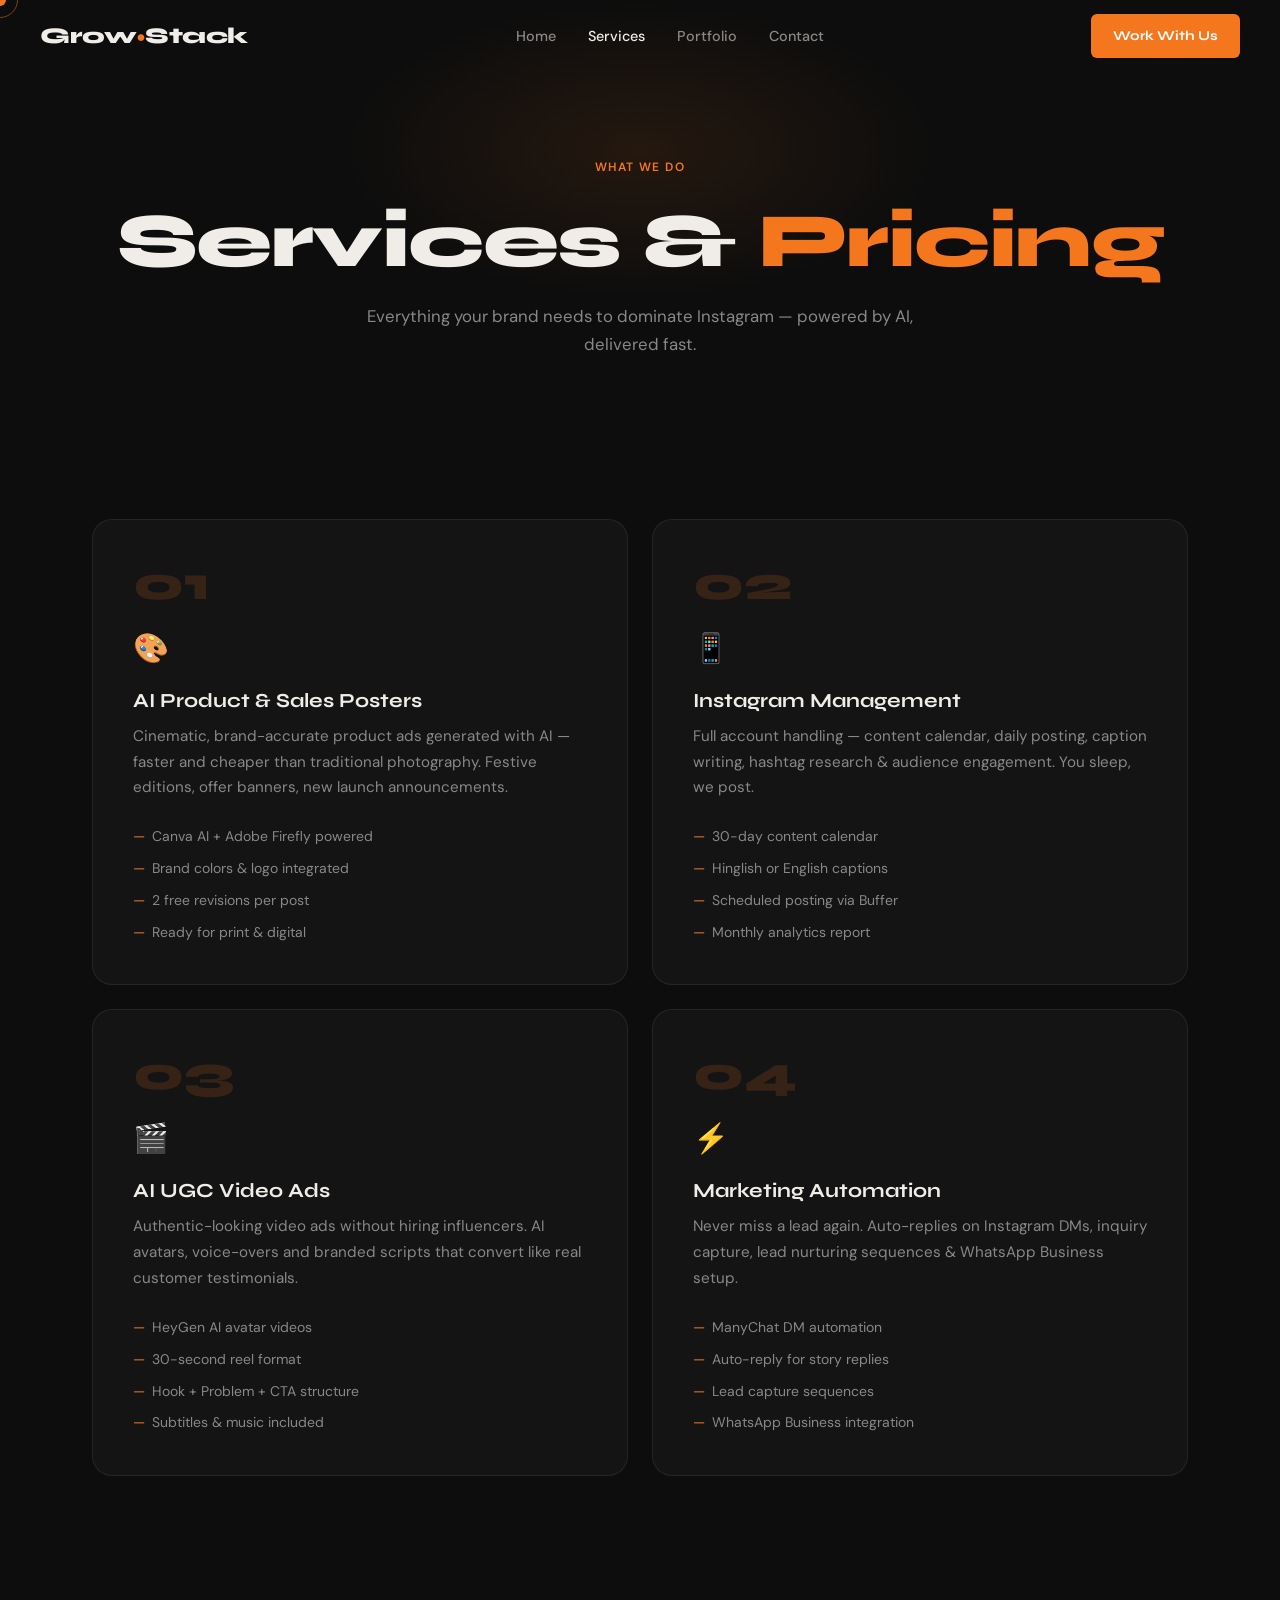
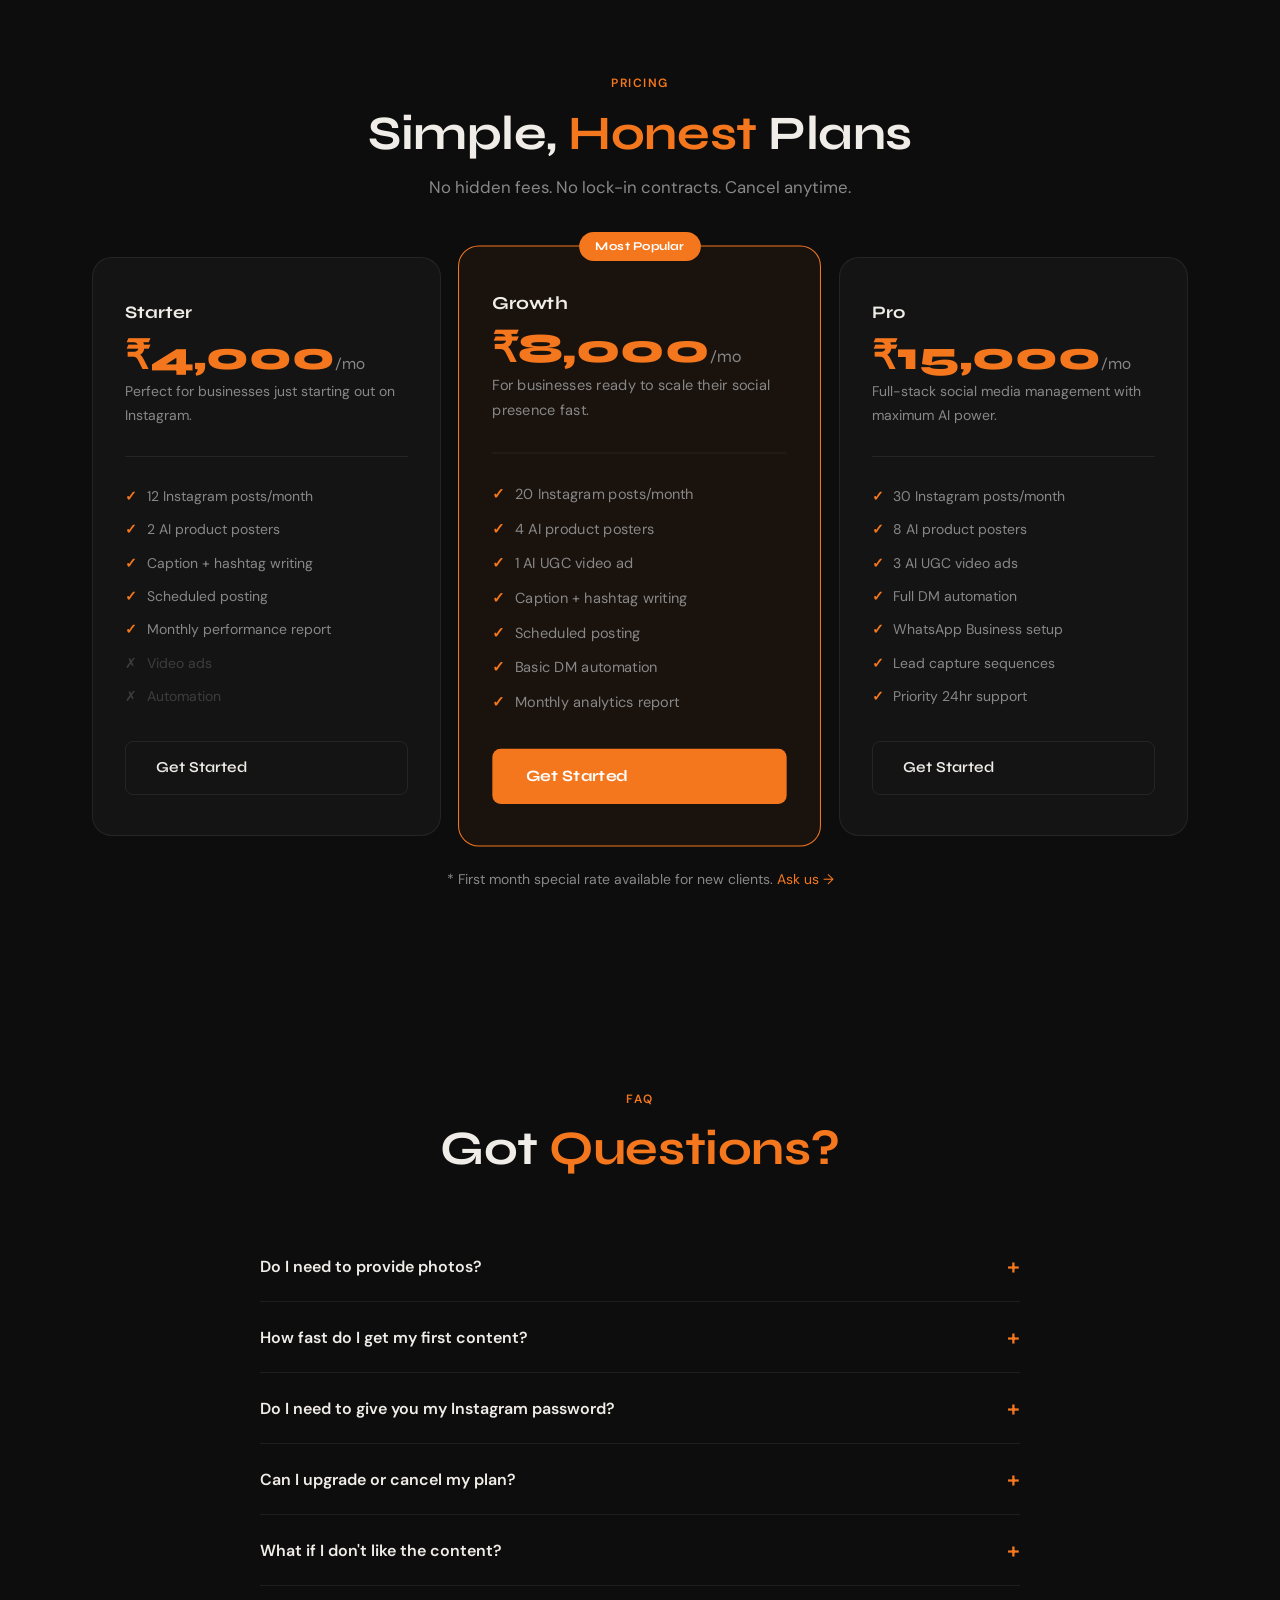
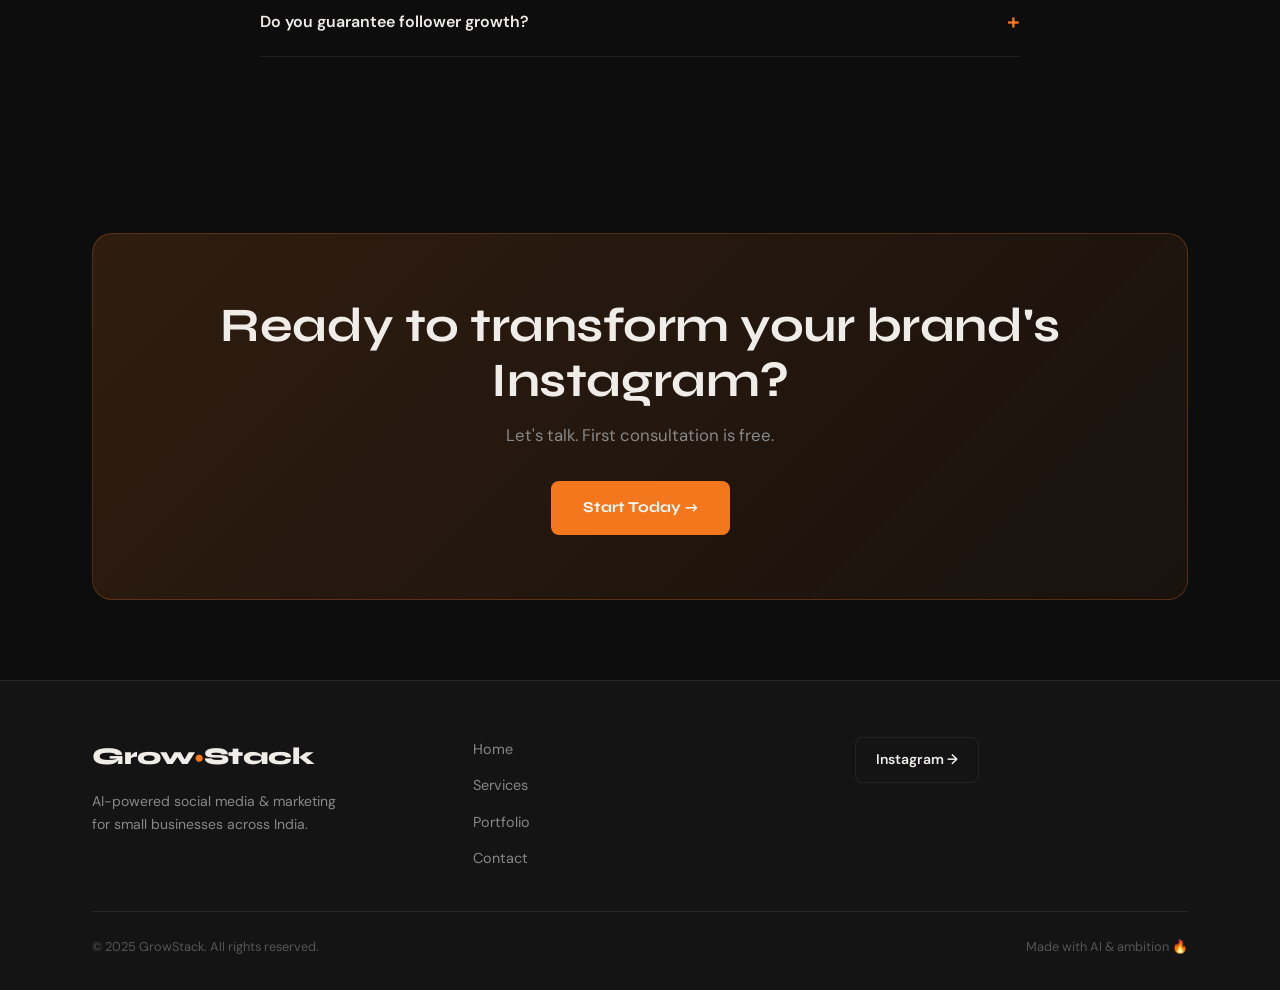
<file: services.html>
<!DOCTYPE html>
<html lang="en">
<head>
  <meta charset="UTF-8"/>
  <meta name="viewport" content="width=device-width, initial-scale=1.0"/>
  <title>Services & Pricing — GrowStack</title>
  <link rel="preconnect" href="https://fonts.googleapis.com"/>
  <link rel="preconnect" href="https://fonts.gstatic.com" crossorigin/>
  <link href="https://fonts.googleapis.com/css2?family=Syne:wght@400;600;700;800&family=DM+Sans:wght@300;400;500&display=swap" rel="stylesheet"/>
  <link rel="stylesheet" href="css/style.css"/>
</head>
<body>

  <div class="cursor" id="cursor"></div>
  <div class="cursor-trail" id="cursorTrail"></div>

  <nav class="nav" id="nav">
    <a href="index.html" class="nav-logo">Grow<span class="dot-o">●</span>Stack</a>
    <ul class="nav-links">
      <li><a href="index.html">Home</a></li>
      <li><a href="services.html" class="active">Services</a></li>
      <li><a href="portfolio.html">Portfolio</a></li>
      <li><a href="contact.html">Contact</a></li>
    </ul>
    <a href="contact.html" class="nav-cta">Work With Us</a>
    <button class="hamburger" id="hamburger" aria-label="Menu"><span></span><span></span><span></span></button>
  </nav>
  <div class="mobile-menu" id="mobileMenu">
    <ul>
      <li><a href="index.html">Home</a></li>
      <li><a href="services.html">Services</a></li>
      <li><a href="portfolio.html">Portfolio</a></li>
      <li><a href="contact.html">Contact</a></li>
    </ul>
  </div>

  <!-- PAGE HERO -->
  <section class="page-hero">
    <div class="page-hero-glow"></div>
    <div class="container">
      <span class="section-tag reveal">What We Do</span>
      <h1 class="reveal">Services & <span class="orange">Pricing</span></h1>
      <p class="page-hero-sub reveal">Everything your brand needs to dominate Instagram — powered by AI, delivered fast.</p>
    </div>
  </section>

  <!-- SERVICES LIST -->
  <section class="section">
    <div class="container">
      <div class="services-grid">

        <div class="service-card reveal">
          <div class="service-num">01</div>
          <div class="service-icon-wrap">🎨</div>
          <h3>AI Product & Sales Posters</h3>
          <p>Cinematic, brand-accurate product ads generated with AI — faster and cheaper than traditional photography. Festive editions, offer banners, new launch announcements.</p>
          <ul class="service-list">
            <li>Canva AI + Adobe Firefly powered</li>
            <li>Brand colors & logo integrated</li>
            <li>2 free revisions per post</li>
            <li>Ready for print & digital</li>
          </ul>
        </div>

        <div class="service-card reveal">
          <div class="service-num">02</div>
          <div class="service-icon-wrap">📱</div>
          <h3>Instagram Management</h3>
          <p>Full account handling — content calendar, daily posting, caption writing, hashtag research & audience engagement. You sleep, we post.</p>
          <ul class="service-list">
            <li>30-day content calendar</li>
            <li>Hinglish or English captions</li>
            <li>Scheduled posting via Buffer</li>
            <li>Monthly analytics report</li>
          </ul>
        </div>

        <div class="service-card reveal">
          <div class="service-num">03</div>
          <div class="service-icon-wrap">🎬</div>
          <h3>AI UGC Video Ads</h3>
          <p>Authentic-looking video ads without hiring influencers. AI avatars, voice-overs and branded scripts that convert like real customer testimonials.</p>
          <ul class="service-list">
            <li>HeyGen AI avatar videos</li>
            <li>30-second reel format</li>
            <li>Hook + Problem + CTA structure</li>
            <li>Subtitles & music included</li>
          </ul>
        </div>

        <div class="service-card reveal">
          <div class="service-num">04</div>
          <div class="service-icon-wrap">⚡</div>
          <h3>Marketing Automation</h3>
          <p>Never miss a lead again. Auto-replies on Instagram DMs, inquiry capture, lead nurturing sequences & WhatsApp Business setup.</p>
          <ul class="service-list">
            <li>ManyChat DM automation</li>
            <li>Auto-reply for story replies</li>
            <li>Lead capture sequences</li>
            <li>WhatsApp Business integration</li>
          </ul>
        </div>

      </div>
    </div>
  </section>

  <!-- PRICING -->
  <section class="section" id="pricing">
    <div class="container">
      <div class="section-header reveal">
        <span class="section-tag">Pricing</span>
        <h2>Simple, <span class="orange">Honest</span> Plans</h2>
        <p>No hidden fees. No lock-in contracts. Cancel anytime.</p>
      </div>
      <div class="pricing-grid">

        <div class="pricing-card reveal">
          <div class="plan-name">Starter</div>
          <div class="plan-price">₹4,000<span>/mo</span></div>
          <p class="plan-desc">Perfect for businesses just starting out on Instagram.</p>
          <ul class="plan-features">
            <li><span class="check">✓</span> 12 Instagram posts/month</li>
            <li><span class="check">✓</span> 2 AI product posters</li>
            <li><span class="check">✓</span> Caption + hashtag writing</li>
            <li><span class="check">✓</span> Scheduled posting</li>
            <li><span class="check">✓</span> Monthly performance report</li>
            <li class="muted"><span>✗</span> Video ads</li>
            <li class="muted"><span>✗</span> Automation</li>
          </ul>
          <a href="contact.html" class="btn-ghost" style="width:100%;text-align:center;">Get Started</a>
        </div>

        <div class="pricing-card featured reveal">
          <div class="plan-badge">Most Popular</div>
          <div class="plan-name">Growth</div>
          <div class="plan-price">₹8,000<span>/mo</span></div>
          <p class="plan-desc">For businesses ready to scale their social presence fast.</p>
          <ul class="plan-features">
            <li><span class="check">✓</span> 20 Instagram posts/month</li>
            <li><span class="check">✓</span> 4 AI product posters</li>
            <li><span class="check">✓</span> 1 AI UGC video ad</li>
            <li><span class="check">✓</span> Caption + hashtag writing</li>
            <li><span class="check">✓</span> Scheduled posting</li>
            <li><span class="check">✓</span> Basic DM automation</li>
            <li><span class="check">✓</span> Monthly analytics report</li>
          </ul>
          <a href="contact.html" class="btn-primary" style="width:100%;text-align:center;">Get Started</a>
        </div>

        <div class="pricing-card reveal">
          <div class="plan-name">Pro</div>
          <div class="plan-price">₹15,000<span>/mo</span></div>
          <p class="plan-desc">Full-stack social media management with maximum AI power.</p>
          <ul class="plan-features">
            <li><span class="check">✓</span> 30 Instagram posts/month</li>
            <li><span class="check">✓</span> 8 AI product posters</li>
            <li><span class="check">✓</span> 3 AI UGC video ads</li>
            <li><span class="check">✓</span> Full DM automation</li>
            <li><span class="check">✓</span> WhatsApp Business setup</li>
            <li><span class="check">✓</span> Lead capture sequences</li>
            <li><span class="check">✓</span> Priority 24hr support</li>
          </ul>
          <a href="contact.html" class="btn-ghost" style="width:100%;text-align:center;">Get Started</a>
        </div>

      </div>
      <p class="pricing-note reveal">* First month special rate available for new clients. <a href="contact.html">Ask us →</a></p>
    </div>
  </section>

  <!-- FAQ -->
  <section class="section faq-section">
    <div class="container">
      <div class="section-header reveal">
        <span class="section-tag">FAQ</span>
        <h2>Got <span class="orange">Questions?</span></h2>
      </div>
      <div class="faq-list">
        <div class="faq-item reveal">
          <button class="faq-q">Do I need to provide photos? <span class="faq-icon">+</span></button>
          <div class="faq-a">Not always. We use AI image generation to create product shots and lifestyle ads. If you have existing photos, we use those too — even better results.</div>
        </div>
        <div class="faq-item reveal">
          <button class="faq-q">How fast do I get my first content? <span class="faq-icon">+</span></button>
          <div class="faq-a">First batch is delivered within 72 hours of onboarding. Monthly content goes out before the 1st of every month.</div>
        </div>
        <div class="faq-item reveal">
          <button class="faq-q">Do I need to give you my Instagram password? <span class="faq-icon">+</span></button>
          <div class="faq-a">We request admin access through Meta Business Suite — no passwords shared. It's secure and you're always in control.</div>
        </div>
        <div class="faq-item reveal">
          <button class="faq-q">Can I upgrade or cancel my plan? <span class="faq-icon">+</span></button>
          <div class="faq-a">Absolutely. Upgrade or cancel anytime with 15 days notice. No penalties, no questions asked.</div>
        </div>
        <div class="faq-item reveal">
          <button class="faq-q">What if I don't like the content? <span class="faq-icon">+</span></button>
          <div class="faq-a">Every deliverable comes with 2 free revisions. We work until you're happy — your brand, your vision.</div>
        </div>
        <div class="faq-item reveal">
          <button class="faq-q">Do you guarantee follower growth? <span class="faq-icon">+</span></button>
          <div class="faq-a">We don't promise specific numbers — no ethical agency does. We focus on quality content, consistent posting, and engagement strategies that produce real organic growth over time.</div>
        </div>
      </div>
    </div>
  </section>

  <!-- CTA BANNER -->
  <section class="cta-banner reveal">
    <div class="container">
      <div class="cta-inner">
        <h2>Ready to transform your brand's Instagram?</h2>
        <p>Let's talk. First consultation is free.</p>
        <a href="contact.html" class="btn-primary">Start Today →</a>
      </div>
    </div>
  </section>

  <footer class="footer">
    <div class="container">
      <div class="footer-top">
        <div class="footer-brand">
          <div class="nav-logo" style="font-size:1.5rem">Grow<span class="dot-o">●</span>Stack</div>
          <p>AI-powered social media & marketing for small businesses across India.</p>
        </div>
        <div class="footer-links">
          <a href="index.html">Home</a>
          <a href="services.html">Services</a>
          <a href="portfolio.html">Portfolio</a>
          <a href="contact.html">Contact</a>
        </div>
        <div class="footer-social">
          <a href="https://www.instagram.com/grow.stack26?igsh=dXY3YjI3OGQyMDU5" target="_blank" class="social-btn">Instagram →</a>
        </div>
      </div>
      <div class="footer-bottom">
        <span>© 2025 GrowStack. All rights reserved.</span>
        <span>Made with AI & ambition 🔥</span>
      </div>
    </div>
  </footer>

  <script src="js/main.js"></script>
</body>
</html>
</file>
<file: css/style.css>
/* =============================================
   GROWSTACK — Main Stylesheet
   Dark Minimal | Orange Accent | Syne + DM Sans
============================================= */

:root {
  --orange: #F4771E;
  --orange-dark: #d45f08;
  --orange-glow: rgba(244, 119, 30, 0.15);
  --bg: #0D0D0D;
  --bg2: #141414;
  --bg3: #1a1a1a;
  --border: rgba(255,255,255,0.07);
  --text: #F0EDE8;
  --text-muted: #888;
  --text-dim: #555;
  --white: #ffffff;
  --radius: 12px;
  --radius-lg: 20px;
  --font-display: 'Syne', sans-serif;
  --font-body: 'DM Sans', sans-serif;
  --transition: 0.3s ease;
  --nav-h: 72px;
}

*, *::before, *::after { box-sizing: border-box; margin: 0; padding: 0; }

html { scroll-behavior: smooth; }

body {
  background: var(--bg);
  color: var(--text);
  font-family: var(--font-body);
  font-size: 16px;
  line-height: 1.7;
  overflow-x: hidden;
  cursor: none;
}

a { color: inherit; text-decoration: none; }
ul { list-style: none; }
img { max-width: 100%; display: block; }
button { font-family: var(--font-body); cursor: none; border: none; background: none; }

/* ── SCROLLBAR ── */
::-webkit-scrollbar { width: 4px; }
::-webkit-scrollbar-track { background: var(--bg); }
::-webkit-scrollbar-thumb { background: var(--orange); border-radius: 2px; }

/* ── CURSOR ── */
.cursor {
  width: 12px; height: 12px;
  background: var(--orange);
  border-radius: 50%;
  position: fixed; top: 0; left: 0;
  pointer-events: none;
  z-index: 9999;
  transform: translate(-50%, -50%);
  transition: transform 0.1s ease, width 0.2s ease, height 0.2s ease, opacity 0.2s ease;
  mix-blend-mode: normal;
}
.cursor-trail {
  width: 36px; height: 36px;
  border: 1.5px solid rgba(244,119,30,0.5);
  border-radius: 50%;
  position: fixed; top: 0; left: 0;
  pointer-events: none;
  z-index: 9998;
  transform: translate(-50%, -50%);
  transition: transform 0.12s ease, width 0.2s ease, height 0.2s ease;
}
body:hover .cursor { opacity: 1; }
.cursor.hovering { width: 20px; height: 20px; background: var(--orange); }
.cursor-trail.hovering { width: 52px; height: 52px; border-color: rgba(244,119,30,0.3); }

/* ── TYPOGRAPHY ── */
h1, h2, h3, h4 { font-family: var(--font-display); line-height: 1.15; }
h1 { font-size: clamp(2.6rem, 6vw, 5rem); font-weight: 800; letter-spacing: -0.02em; }
h2 { font-size: clamp(1.8rem, 4vw, 3rem); font-weight: 700; letter-spacing: -0.01em; }
h3 { font-size: 1.25rem; font-weight: 700; }
p { color: var(--text-muted); }

.orange { color: var(--orange); }

/* ── LAYOUT ── */
.container { max-width: 1160px; margin: 0 auto; padding: 0 2rem; }
.section { padding: 6rem 0; }

/* ── BUTTONS ── */
.btn-primary {
  display: inline-flex; align-items: center; gap: 8px;
  background: var(--orange);
  color: #fff;
  font-family: var(--font-display);
  font-weight: 700; font-size: 0.95rem;
  padding: 14px 32px;
  border-radius: 8px;
  transition: background var(--transition), transform var(--transition), box-shadow var(--transition);
  cursor: none;
}
.btn-primary:hover {
  background: var(--orange-dark);
  transform: translateY(-2px);
  box-shadow: 0 12px 40px rgba(244,119,30,0.35);
}
.btn-ghost {
  display: inline-flex; align-items: center; gap: 8px;
  border: 1.5px solid var(--border);
  color: var(--text);
  font-family: var(--font-display);
  font-weight: 600; font-size: 0.95rem;
  padding: 13px 30px;
  border-radius: 8px;
  transition: border-color var(--transition), color var(--transition), transform var(--transition);
  cursor: none;
}
.btn-ghost:hover { border-color: var(--orange); color: var(--orange); transform: translateY(-2px); }

/* ── SECTION LABELS ── */
.section-tag {
  display: inline-block;
  font-size: 0.75rem; font-weight: 600; letter-spacing: 0.12em;
  text-transform: uppercase; color: var(--orange);
  margin-bottom: 0.75rem;
}
.section-header { text-align: center; margin-bottom: 3.5rem; }
.section-header p { margin-top: 0.75rem; font-size: 1.05rem; }

/* ── REVEAL ANIMATIONS ── */
.reveal {
  opacity: 0;
  transform: translateY(32px);
  transition: opacity 0.7s ease, transform 0.7s ease;
}
.reveal.visible {
  opacity: 1;
  transform: translateY(0);
}

/* ── NAV ── */
.nav {
  position: fixed; top: 0; left: 0; right: 0;
  height: var(--nav-h);
  display: flex; align-items: center; justify-content: space-between;
  padding: 0 2.5rem;
  z-index: 1000;
  transition: background 0.3s ease, border-bottom 0.3s ease;
}
.nav.scrolled {
  background: rgba(13,13,13,0.92);
  backdrop-filter: blur(16px);
  border-bottom: 1px solid var(--border);
}
.nav-logo {
  font-family: var(--font-display);
  font-weight: 800; font-size: 1.4rem;
  letter-spacing: -0.02em;
  color: var(--text);
}
.dot-o { color: var(--orange); font-size: 0.7em; vertical-align: middle; }
.nav-links { display: flex; gap: 2rem; }
.nav-links a { font-size: 0.9rem; font-weight: 500; color: var(--text-muted); transition: color var(--transition); }
.nav-links a:hover, .nav-links a.active { color: var(--text); }
.nav-cta {
  font-family: var(--font-display);
  font-weight: 700; font-size: 0.85rem;
  background: var(--orange); color: #fff;
  padding: 10px 22px; border-radius: 6px;
  transition: background var(--transition);
}
.nav-cta:hover { background: var(--orange-dark); }
.hamburger { display: none; flex-direction: column; gap: 5px; padding: 4px; }
.hamburger span { display: block; width: 24px; height: 2px; background: var(--text); border-radius: 2px; transition: all 0.3s; }
.hamburger.open span:nth-child(1) { transform: rotate(45deg) translate(5px, 5px); }
.hamburger.open span:nth-child(2) { opacity: 0; }
.hamburger.open span:nth-child(3) { transform: rotate(-45deg) translate(5px, -5px); }

/* MOBILE MENU */
.mobile-menu {
  display: none; position: fixed; inset: 0; z-index: 999;
  background: var(--bg);
  flex-direction: column; align-items: center; justify-content: center;
}
.mobile-menu.open { display: flex; }
.mobile-menu ul { display: flex; flex-direction: column; gap: 2rem; text-align: center; }
.mobile-menu a { font-family: var(--font-display); font-size: 2rem; font-weight: 800; color: var(--text); }
.mobile-menu a:hover { color: var(--orange); }

/* ── HERO ── */
.hero {
  min-height: 100vh;
  display: grid; grid-template-columns: 1fr 1fr;
  align-items: center; gap: 4rem;
  padding: calc(var(--nav-h) + 4rem) 2.5rem 5rem;
  max-width: 1200px; margin: 0 auto;
  position: relative;
}
.hero-bg-grid {
  position: fixed; inset: 0; z-index: -2;
  background-image:
    linear-gradient(rgba(244,119,30,0.04) 1px, transparent 1px),
    linear-gradient(90deg, rgba(244,119,30,0.04) 1px, transparent 1px);
  background-size: 60px 60px;
}
.hero-glow {
  position: absolute; top: 20%; left: 30%;
  width: 500px; height: 500px;
  background: radial-gradient(circle, rgba(244,119,30,0.12) 0%, transparent 70%);
  pointer-events: none; z-index: -1;
}
.hero-badge {
  display: inline-flex; align-items: center; gap: 8px;
  background: rgba(244,119,30,0.1); border: 1px solid rgba(244,119,30,0.25);
  color: var(--orange); font-size: 0.8rem; font-weight: 600; letter-spacing: 0.06em;
  padding: 7px 16px; border-radius: 100px;
  margin-bottom: 1.5rem;
}
.badge-dot {
  width: 7px; height: 7px; border-radius: 50%;
  background: var(--orange);
  animation: pulse 2s infinite;
}
@keyframes pulse {
  0%, 100% { box-shadow: 0 0 0 0 rgba(244,119,30,0.6); }
  50% { box-shadow: 0 0 0 6px rgba(244,119,30,0); }
}
.hero-title { margin-bottom: 1.5rem; }
.type-wrap { position: relative; display: inline-block; }
.typed { color: var(--orange); }
.cursor-blink { color: var(--orange); animation: blink 1s step-end infinite; }
@keyframes blink { 0%,100% { opacity:1; } 50% { opacity:0; } }
.hero-sub { font-size: 1.1rem; max-width: 460px; margin-bottom: 2.5rem; line-height: 1.8; }
.hero-actions { display: flex; gap: 1rem; flex-wrap: wrap; margin-bottom: 3rem; }
.hero-stats { display: flex; align-items: center; gap: 2rem; }
.stat { display: flex; flex-direction: column; }
.stat-num { font-family: var(--font-display); font-size: 1.8rem; font-weight: 800; color: var(--text); line-height: 1; }
.stat-label { font-size: 0.78rem; color: var(--text-muted); margin-top: 4px; }
.stat-divider { width: 1px; height: 40px; background: var(--border); }

/* PHONE MOCKUP */
.hero-visual { position: relative; display: flex; justify-content: center; }
.phone-mockup {
  width: 280px; height: 540px;
  background: #111;
  border-radius: 40px;
  border: 2px solid #333;
  position: relative; overflow: hidden;
  box-shadow: 0 40px 80px rgba(0,0,0,0.6), 0 0 0 1px rgba(255,255,255,0.05);
}
.phone-notch {
  position: absolute; top: 0; left: 50%; transform: translateX(-50%);
  width: 100px; height: 28px; background: #0D0D0D; border-radius: 0 0 18px 18px; z-index: 10;
}
.phone-screen { padding: 36px 0 0; height: 100%; overflow: hidden; }
.ig-post { padding: 0 12px; }
.ig-post-header { display: flex; align-items: center; gap: 10px; margin-bottom: 10px; }
.ig-avatar { width: 34px; height: 34px; border-radius: 50%; background: linear-gradient(135deg, var(--orange), #ff6b35); }
.ig-info { display: flex; flex-direction: column; }
.ig-name { font-size: 0.75rem; font-weight: 700; color: var(--text); }
.ig-loc { font-size: 0.65rem; color: var(--text-muted); }
.ig-image {
  width: 100%; aspect-ratio: 1;
  background: linear-gradient(135deg, #1a0a00, #3d1a00);
  border-radius: 8px; overflow: hidden; position: relative;
  margin: 0 -12px; width: calc(100% + 24px);
}
.ig-image-content {
  width: 100%; height: 100%; display: flex; flex-direction: column;
  align-items: center; justify-content: center; gap: 8px; position: relative;
}
.ig-product-glow {
  position: absolute; width: 120px; height: 120px;
  background: radial-gradient(circle, rgba(244,119,30,0.4), transparent 70%);
  border-radius: 50%;
}
.ig-ad-text { text-align: center; z-index: 1; font-size: 1rem; line-height: 1.4; color: #fff; }
.ig-tag {
  font-size: 0.6rem; background: rgba(244,119,30,0.9); color: #fff;
  padding: 3px 8px; border-radius: 4px; z-index: 1;
}
.ig-actions { display: flex; gap: 12px; padding: 8px 0 4px; font-size: 0.72rem; color: var(--text-muted); }
.ig-caption { font-size: 0.7rem; color: var(--text-muted); line-height: 1.5; }

.floating-chip {
  position: absolute;
  background: rgba(20,20,20,0.92); border: 1px solid var(--border);
  backdrop-filter: blur(12px);
  padding: 10px 16px; border-radius: 100px;
  font-size: 0.78rem; font-weight: 500; color: var(--text);
  display: flex; align-items: center; gap: 8px;
  white-space: nowrap;
  box-shadow: 0 8px 24px rgba(0,0,0,0.4);
}
.chip-1 { top: 60px; right: -20px; animation: float1 4s ease-in-out infinite; }
.chip-2 { bottom: 160px; left: -30px; animation: float2 4.5s ease-in-out infinite; }
.chip-3 { bottom: 60px; right: -10px; animation: float3 3.8s ease-in-out infinite; }
@keyframes float1 { 0%,100%{transform:translateY(0)} 50%{transform:translateY(-10px)} }
@keyframes float2 { 0%,100%{transform:translateY(0)} 50%{transform:translateY(-8px)} }
@keyframes float3 { 0%,100%{transform:translateY(0)} 50%{transform:translateY(-12px)} }

/* ── HOW IT WORKS ── */
.how-it-works { background: var(--bg2); }
.steps { display: flex; align-items: flex-start; gap: 1rem; justify-content: center; flex-wrap: wrap; }
.step {
  background: var(--bg3); border: 1px solid var(--border);
  border-radius: var(--radius-lg); padding: 2rem;
  flex: 1; min-width: 220px; max-width: 280px;
}
.step-num {
  font-family: var(--font-display); font-size: 2.5rem;
  font-weight: 800; color: var(--orange); opacity: 0.3;
  margin-bottom: 1rem; line-height: 1;
}
.step h3 { margin-bottom: 0.5rem; font-size: 1.1rem; }
.step-arrow { font-size: 1.8rem; color: var(--orange); opacity: 0.4; margin-top: 2.5rem; }

/* ── NICHES ── */
.niche-grid {
  display: grid; grid-template-columns: repeat(4, 1fr); gap: 1.5rem;
}
.niche-card {
  background: var(--bg2); border: 1px solid var(--border);
  border-radius: var(--radius-lg); padding: 2rem 1.5rem;
  transition: border-color var(--transition), transform var(--transition), box-shadow var(--transition);
  transition-delay: calc(var(--i) * 0.08s);
}
.niche-card:hover {
  border-color: rgba(244,119,30,0.4);
  transform: translateY(-6px);
  box-shadow: 0 20px 40px rgba(0,0,0,0.3), 0 0 0 1px rgba(244,119,30,0.1);
}
.niche-icon { font-size: 2rem; margin-bottom: 1rem; }
.niche-card h3 { font-size: 1rem; margin-bottom: 0.5rem; }
.niche-card p { font-size: 0.875rem; }

/* ── PRICING TEASER ── */
.pricing-teaser { background: var(--bg2); }
.teaser-inner {
  display: grid; grid-template-columns: 1fr 1fr;
  gap: 4rem; align-items: center;
  border: 1px solid var(--border); border-radius: var(--radius-lg);
  padding: 3rem;
}
.teaser-cards { display: flex; gap: 1rem; }
.teaser-card {
  flex: 1; background: var(--bg3); border: 1px solid var(--border);
  border-radius: var(--radius); padding: 1.5rem 1rem;
  display: flex; flex-direction: column; align-items: center; gap: 4px;
  position: relative;
}
.teaser-card.featured { border-color: var(--orange); background: rgba(244,119,30,0.06); }
.tc-badge {
  position: absolute; top: -12px; left: 50%; transform: translateX(-50%);
  background: var(--orange); color: #fff; font-size: 0.68rem; font-weight: 700;
  padding: 3px 12px; border-radius: 100px; white-space: nowrap;
}
.tc-name { font-size: 0.8rem; color: var(--text-muted); font-weight: 500; }
.tc-price { font-family: var(--font-display); font-size: 1.3rem; font-weight: 800; color: var(--text); }
.tc-period { font-size: 0.7rem; color: var(--text-muted); }

/* ── FAQ ── */
.faq-list { max-width: 760px; margin: 0 auto; display: flex; flex-direction: column; gap: 1px; }
.faq-item { border-bottom: 1px solid var(--border); }
.faq-q {
  width: 100%; text-align: left; padding: 1.25rem 0;
  font-size: 1rem; font-weight: 600; color: var(--text);
  display: flex; justify-content: space-between; align-items: center;
  transition: color var(--transition); cursor: none;
}
.faq-q:hover { color: var(--orange); }
.faq-icon { font-size: 1.4rem; color: var(--orange); transition: transform 0.3s; }
.faq-item.open .faq-icon { transform: rotate(45deg); }
.faq-a {
  font-size: 0.95rem; color: var(--text-muted);
  max-height: 0; overflow: hidden;
  transition: max-height 0.4s ease, padding 0.3s ease;
  padding: 0;
}
.faq-item.open .faq-a { max-height: 200px; padding-bottom: 1.25rem; }
.faq-cta { text-align: center; margin-top: 2.5rem; }

/* ── PAGE HERO ── */
.page-hero {
  padding: calc(var(--nav-h) + 5rem) 0 4rem;
  text-align: center; position: relative; overflow: hidden;
}
.page-hero-glow {
  position: absolute; top: 0; left: 50%; transform: translateX(-50%);
  width: 600px; height: 300px;
  background: radial-gradient(ellipse, rgba(244,119,30,0.1) 0%, transparent 70%);
  pointer-events: none;
}
.page-hero h1 { margin: 0.5rem 0 1rem; }
.page-hero-sub { max-width: 560px; margin: 0 auto; font-size: 1.05rem; }

/* ── SERVICES ── */
.services-grid {
  display: grid; grid-template-columns: repeat(2, 1fr); gap: 1.5rem;
}
.service-card {
  background: var(--bg2); border: 1px solid var(--border);
  border-radius: var(--radius-lg); padding: 2.5rem;
  transition: border-color var(--transition), transform var(--transition);
}
.service-card:hover { border-color: rgba(244,119,30,0.35); transform: translateY(-4px); }
.service-num {
  font-family: var(--font-display); font-size: 3rem; font-weight: 800;
  color: var(--orange); opacity: 0.15; line-height: 1; margin-bottom: 1rem;
}
.service-icon-wrap { font-size: 1.8rem; margin-bottom: 1rem; }
.service-card h3 { margin-bottom: 0.75rem; }
.service-card > p { margin-bottom: 1.5rem; font-size: 0.95rem; }
.service-list { display: flex; flex-direction: column; gap: 0.5rem; }
.service-list li { font-size: 0.875rem; color: var(--text-muted); padding-left: 1.2rem; position: relative; }
.service-list li::before { content: '—'; position: absolute; left: 0; color: var(--orange); }

/* ── PRICING ── */
.pricing-grid { display: grid; grid-template-columns: repeat(3,1fr); gap: 1.5rem; align-items: start; }
.pricing-card {
  background: var(--bg2); border: 1px solid var(--border);
  border-radius: var(--radius-lg); padding: 2.5rem 2rem;
  position: relative; transition: transform var(--transition), box-shadow var(--transition);
}
.pricing-card.featured {
  border-color: var(--orange);
  background: rgba(244,119,30,0.05);
  transform: scale(1.04);
}
.pricing-card:hover { transform: translateY(-6px); box-shadow: 0 24px 60px rgba(0,0,0,0.4); }
.pricing-card.featured:hover { transform: scale(1.04) translateY(-6px); }
.plan-badge {
  position: absolute; top: -14px; left: 50%; transform: translateX(-50%);
  background: var(--orange); color: #fff; font-size: 0.72rem; font-weight: 700;
  padding: 4px 16px; border-radius: 100px; white-space: nowrap;
  font-family: var(--font-display);
}
.plan-name { font-family: var(--font-display); font-size: 1.1rem; font-weight: 700; margin-bottom: 0.5rem; }
.plan-price {
  font-family: var(--font-display); font-size: 2.5rem; font-weight: 800;
  color: var(--orange); line-height: 1; margin-bottom: 0.25rem;
}
.plan-price span { font-size: 1rem; color: var(--text-muted); font-weight: 400; }
.plan-desc { font-size: 0.875rem; margin-bottom: 1.75rem; padding-bottom: 1.75rem; border-bottom: 1px solid var(--border); }
.plan-features { display: flex; flex-direction: column; gap: 0.6rem; margin-bottom: 2rem; }
.plan-features li { font-size: 0.875rem; color: var(--text-muted); display: flex; gap: 0.6rem; align-items: flex-start; }
.plan-features li.muted { opacity: 0.35; }
.check { color: var(--orange); font-weight: 700; flex-shrink: 0; }
.pricing-note { text-align: center; font-size: 0.875rem; color: var(--text-muted); margin-top: 2rem; }
.pricing-note a { color: var(--orange); }

/* ── PORTFOLIO ── */
.filter-bar { display: flex; gap: 0.75rem; flex-wrap: wrap; margin-bottom: 3rem; }
.filter-btn {
  padding: 8px 20px; border-radius: 100px; font-size: 0.85rem; font-weight: 600;
  border: 1px solid var(--border); color: var(--text-muted);
  transition: all var(--transition); cursor: none;
}
.filter-btn:hover, .filter-btn.active {
  border-color: var(--orange); color: var(--orange);
  background: rgba(244,119,30,0.08);
}
.portfolio-grid {
  display: grid; grid-template-columns: repeat(3,1fr); gap: 1.5rem;
}
.portfolio-card {
  border-radius: var(--radius-lg); overflow: hidden;
  background: var(--bg2); border: 1px solid var(--border);
  transition: transform var(--transition), box-shadow var(--transition), opacity 0.4s;
}
.portfolio-card:hover { transform: translateY(-6px); box-shadow: 0 24px 48px rgba(0,0,0,0.5); }
.portfolio-card.hidden { opacity: 0; pointer-events: none; display: none; }
.port-img {
  aspect-ratio: 1; position: relative;
  overflow: hidden; background-size: cover; background-position: center;
}
.port-overlay {
  position: absolute; inset: 0;
  background: linear-gradient(to top, rgba(0,0,0,0.85) 0%, transparent 60%);
  display: flex; flex-direction: column; justify-content: flex-end;
  padding: 1.25rem; opacity: 0; transition: opacity var(--transition);
}
.portfolio-card:hover .port-overlay { opacity: 1; }
.port-tag {
  font-size: 0.68rem; font-weight: 700; text-transform: uppercase; letter-spacing: 0.08em;
  background: var(--orange); color: #fff; padding: 3px 10px; border-radius: 4px;
  width: fit-content; margin-bottom: 0.5rem;
}
.port-overlay p { font-size: 0.85rem; color: rgba(255,255,255,0.85); }
.port-info { padding: 1.25rem; }
.port-niche { font-size: 0.75rem; color: var(--text-muted); }
.port-info h4 { font-size: 0.95rem; margin: 0.3rem 0; color: var(--text); }
.port-info p { font-size: 0.825rem; }

/* Portfolio placeholder backgrounds */
.port-food-1 { background: linear-gradient(135deg, #1a0800, #4a1500, #c84a00); }
.port-food-2 { background: linear-gradient(135deg, #1a0800, #3d1200, #8b3a00); }
.port-food-3 { background: linear-gradient(135deg, #200000, #5a0000, #c80000); }
.port-food-4 { background: linear-gradient(135deg, #0d0800, #2a0f00, #7a2800); }
.port-food-5 { background: linear-gradient(135deg, #1a0500, #4a1000, #a03000); }
.port-beauty-1 { background: linear-gradient(135deg, #1a001a, #5a0040, #c8006a); }
.port-beauty-2 { background: linear-gradient(135deg, #1a0010, #4a0030, #b00060); }
.port-beauty-3 { background: linear-gradient(135deg, #1a0800, #5a2000, #c87000); }
.port-beauty-4 { background: linear-gradient(135deg, #0d001a, #2a0050, #7000c8); }
.port-beauty-5 { background: linear-gradient(135deg, #1a0015, #4a003a, #c8007a); }
.port-fashion-1 { background: linear-gradient(135deg, #0d0800, #3a2800, #8b5c00); }
.port-fashion-2 { background: linear-gradient(135deg, #080d00, #1a3000, #3d6b00); }
.port-fashion-3 { background: linear-gradient(135deg, #0d0a00, #3a2a00, #7a5500); }
.port-fashion-4 { background: linear-gradient(135deg, #0a0d00, #253000, #4a6b10); }
.port-fashion-5 { background: linear-gradient(135deg, #080800, #1f2800, #3a5000); }
.port-home-1 { background: linear-gradient(135deg, #0d0800, #2a1800, #7a4500); }
.port-home-2 { background: linear-gradient(135deg, #1a0800, #4a1a00, #c86400); }
.port-home-3 { background: linear-gradient(135deg, #0a0a0a, #1a1a1a, #3a3a3a); }
.port-home-4 { background: linear-gradient(135deg, #1a0a00, #4a2200, #c85000); }
.port-home-5 { background: linear-gradient(135deg, #0d0800, #302000, #6b4500); }

.portfolio-disclaimer {
  margin-top: 3rem; padding: 1.25rem 1.5rem;
  background: rgba(244,119,30,0.06); border: 1px solid rgba(244,119,30,0.2);
  border-radius: var(--radius); font-size: 0.85rem; color: var(--text-muted);
}

/* ── CONTACT ── */
.contact-layout { display: grid; grid-template-columns: 1fr 1fr; gap: 5rem; align-items: start; }
.contact-info h2 { margin-bottom: 1rem; }
.contact-info > p { margin-bottom: 2.5rem; font-size: 1rem; }
.contact-methods { display: flex; flex-direction: column; gap: 1rem; margin-bottom: 2rem; }
.contact-method {
  display: flex; align-items: center; gap: 1rem;
  background: var(--bg2); border: 1px solid var(--border);
  border-radius: var(--radius); padding: 1rem 1.25rem;
  transition: border-color var(--transition), transform var(--transition);
}
.contact-method:hover { border-color: rgba(244,119,30,0.4); transform: translateX(4px); }
.cm-icon { font-size: 1.4rem; width: 40px; text-align: center; }
.cm-label { display: block; font-size: 0.72rem; color: var(--text-muted); text-transform: uppercase; letter-spacing: 0.08em; }
.cm-val { display: block; font-weight: 600; color: var(--text); font-size: 0.95rem; }
.cm-arrow { margin-left: auto; color: var(--orange); font-size: 1.1rem; }
.contact-note {
  display: flex; align-items: center; gap: 10px;
  font-size: 0.875rem; color: var(--text-muted);
}
.contact-form-wrap {
  background: var(--bg2); border: 1px solid var(--border);
  border-radius: var(--radius-lg); padding: 2.5rem;
}
.form-group { margin-bottom: 1.25rem; }
.form-group label { display: block; font-size: 0.82rem; font-weight: 600; color: var(--text-muted); margin-bottom: 0.5rem; text-transform: uppercase; letter-spacing: 0.05em; }
.form-group input, .form-group select, .form-group textarea {
  width: 100%; background: var(--bg3); border: 1px solid var(--border);
  color: var(--text); font-family: var(--font-body); font-size: 0.95rem;
  padding: 12px 16px; border-radius: 8px;
  transition: border-color var(--transition);
  outline: none;
}
.form-group input:focus, .form-group select:focus, .form-group textarea:focus { border-color: var(--orange); }
.form-group select option { background: var(--bg3); }
.form-group textarea { resize: vertical; }
.form-note { text-align: center; font-size: 0.82rem; color: var(--text-muted); margin-top: 1rem; }
.form-note a { color: var(--orange); }
.form-success { text-align: center; padding: 2rem; }
.success-icon { font-size: 3rem; margin-bottom: 1rem; }
.form-success h3 { margin-bottom: 0.5rem; }

/* ── CTA BANNER ── */
.cta-banner { padding: 5rem 0; }
.cta-inner {
  background: linear-gradient(135deg, rgba(244,119,30,0.15) 0%, rgba(244,119,30,0.05) 100%);
  border: 1px solid rgba(244,119,30,0.25);
  border-radius: var(--radius-lg); padding: 4rem 3rem;
  text-align: center;
}
.cta-inner h2 { margin-bottom: 0.75rem; }
.cta-inner p { margin-bottom: 2rem; font-size: 1.05rem; }

/* ── FOOTER ── */
.footer { background: var(--bg2); border-top: 1px solid var(--border); padding: 3.5rem 0 2rem; }
.footer-top { display: grid; grid-template-columns: 1fr 1fr 1fr; gap: 3rem; margin-bottom: 2.5rem; }
.footer-brand p { font-size: 0.875rem; margin-top: 0.75rem; max-width: 260px; }
.footer-links { display: flex; flex-direction: column; gap: 0.75rem; }
.footer-links a { font-size: 0.9rem; color: var(--text-muted); transition: color var(--transition); }
.footer-links a:hover { color: var(--orange); }
.social-btn {
  display: inline-flex; align-items: center; gap: 8px;
  border: 1px solid var(--border); padding: 10px 20px; border-radius: 8px;
  font-size: 0.875rem; font-weight: 600; color: var(--text);
  transition: all var(--transition);
}
.social-btn:hover { border-color: var(--orange); color: var(--orange); }
.footer-bottom {
  display: flex; justify-content: space-between; align-items: center;
  border-top: 1px solid var(--border); padding-top: 1.5rem;
  font-size: 0.8rem; color: var(--text-dim);
}

/* ── RESPONSIVE ── */
@media (max-width: 1024px) {
  .hero { grid-template-columns: 1fr; text-align: center; }
  .hero-sub { margin: 0 auto 2.5rem; }
  .hero-actions { justify-content: center; }
  .hero-stats { justify-content: center; }
  .hero-visual { display: none; }
  .niche-grid { grid-template-columns: repeat(2,1fr); }
  .services-grid { grid-template-columns: 1fr; }
  .pricing-grid { grid-template-columns: 1fr; }
  .pricing-card.featured { transform: none; }
  .portfolio-grid { grid-template-columns: repeat(2,1fr); }
  .contact-layout { grid-template-columns: 1fr; gap: 3rem; }
  .teaser-inner { grid-template-columns: 1fr; }
  .footer-top { grid-template-columns: 1fr; gap: 2rem; }
}

@media (max-width: 768px) {
  .nav-links, .nav-cta { display: none; }
  .hamburger { display: flex; }
  .hero { padding: calc(var(--nav-h) + 2rem) 1.5rem 4rem; }
  h1 { font-size: 2.4rem; }
  .niche-grid { grid-template-columns: 1fr 1fr; }
  .portfolio-grid { grid-template-columns: 1fr; }
  .steps { flex-direction: column; align-items: center; }
  .step-arrow { transform: rotate(90deg); margin: 0; }
  .teaser-cards { flex-direction: column; }
  .footer-bottom { flex-direction: column; gap: 0.5rem; text-align: center; }
  .section { padding: 4rem 0; }
}

@media (max-width: 480px) {
  .container { padding: 0 1.25rem; }
  .niche-grid { grid-template-columns: 1fr; }
  .hero-stats { flex-direction: column; gap: 1rem; }
  .stat-divider { width: 40px; height: 1px; }
}
</file>
